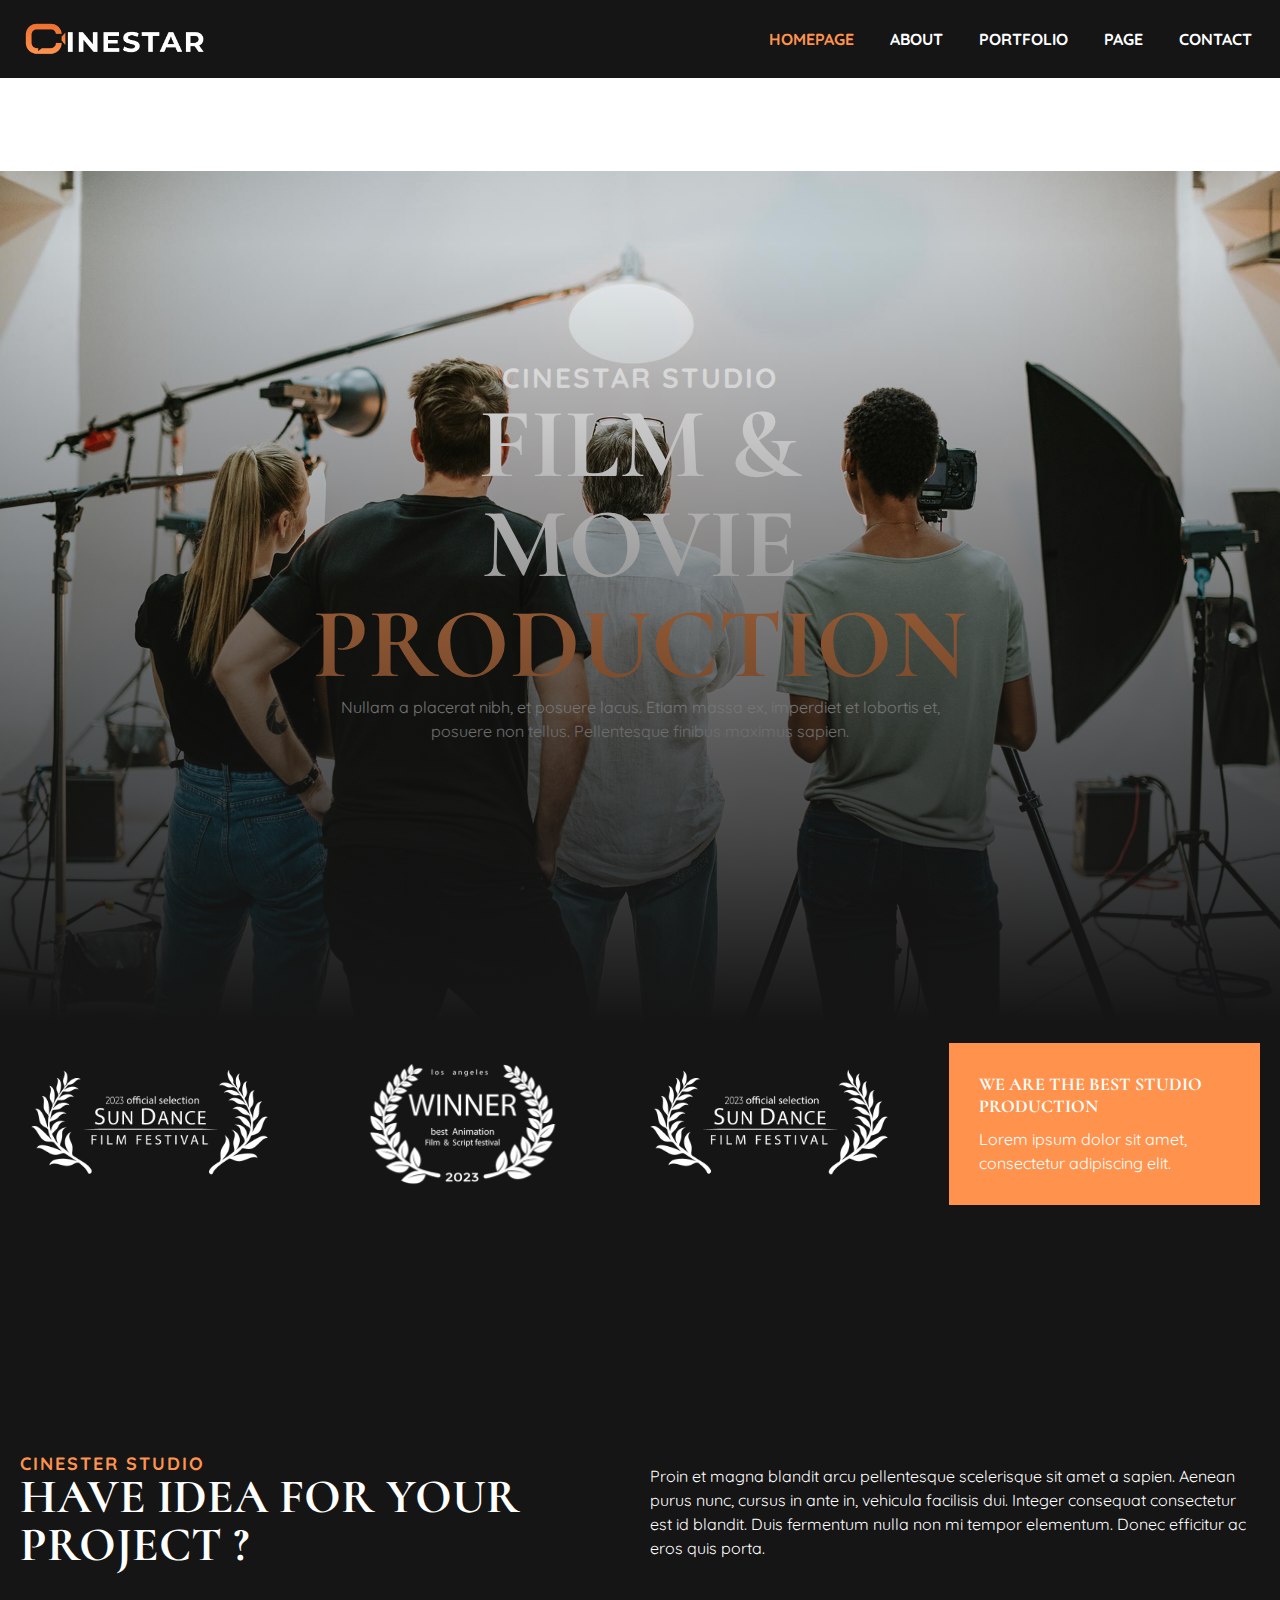
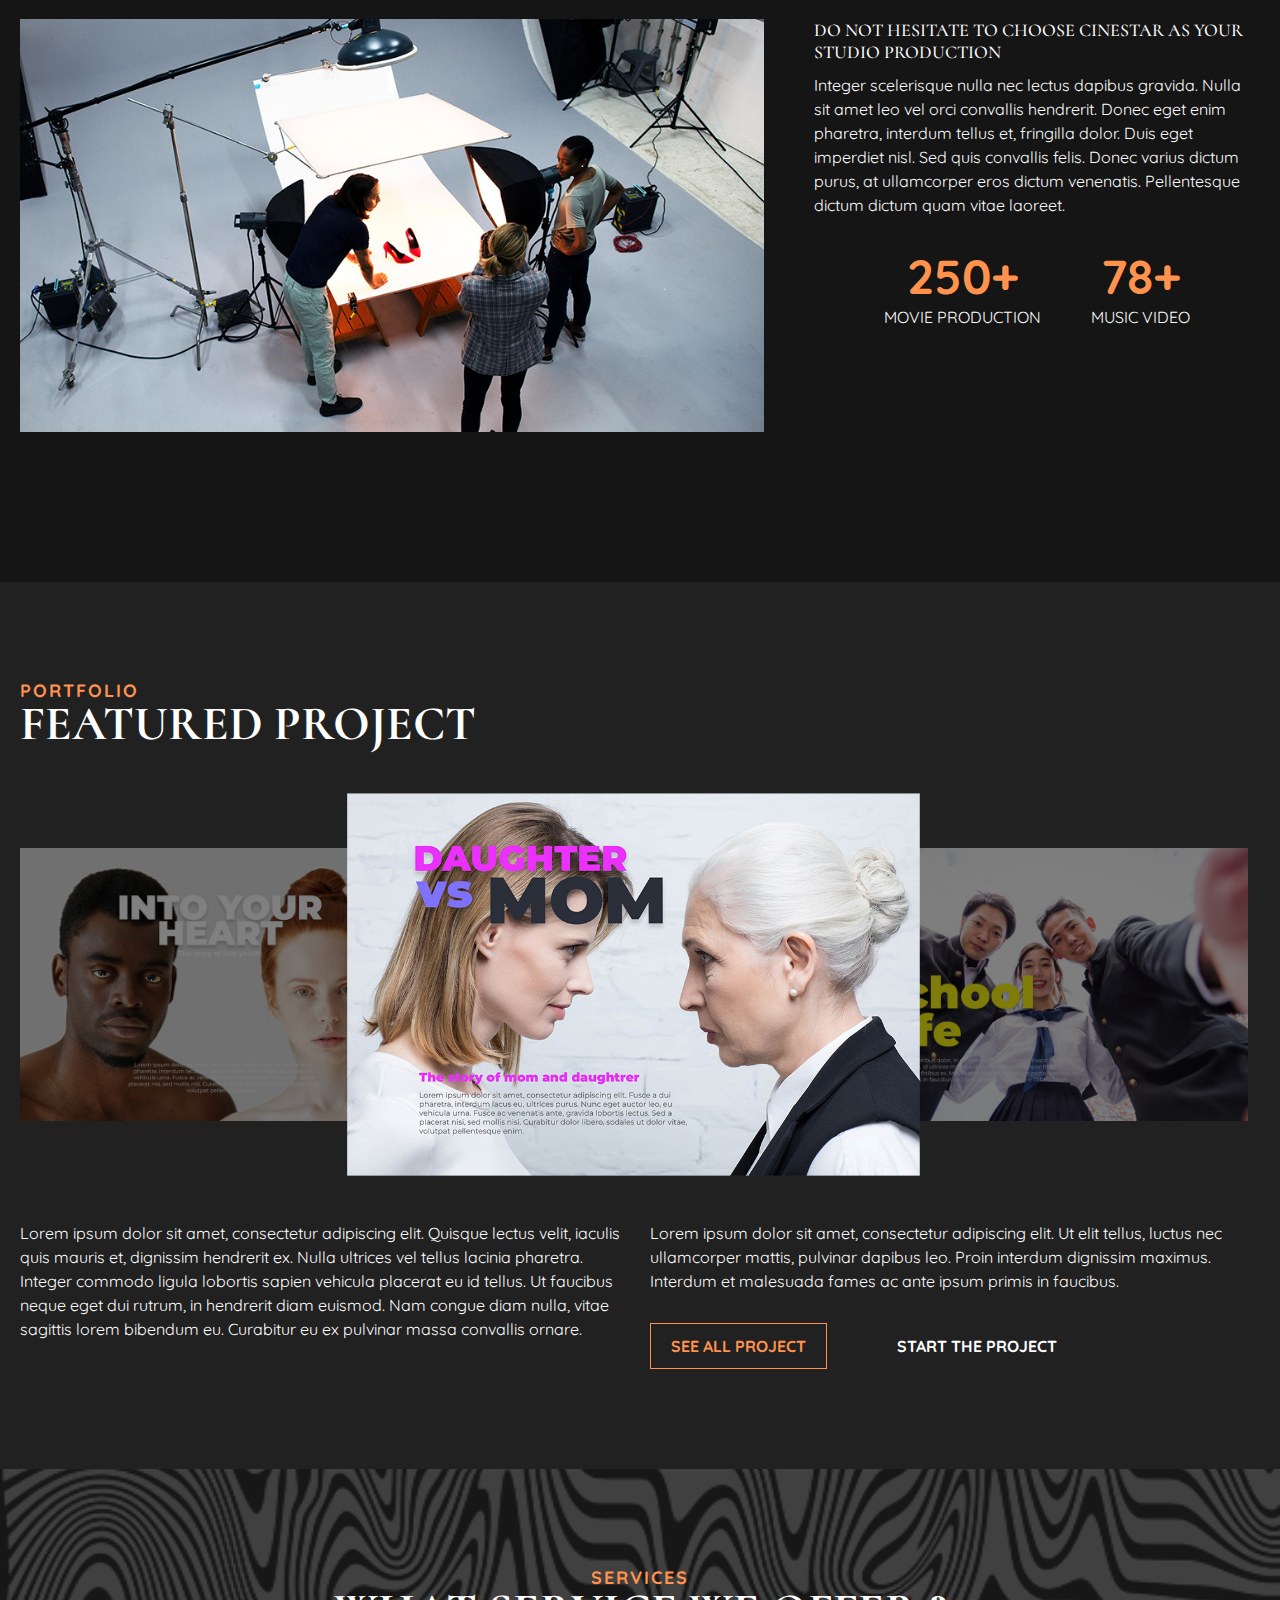
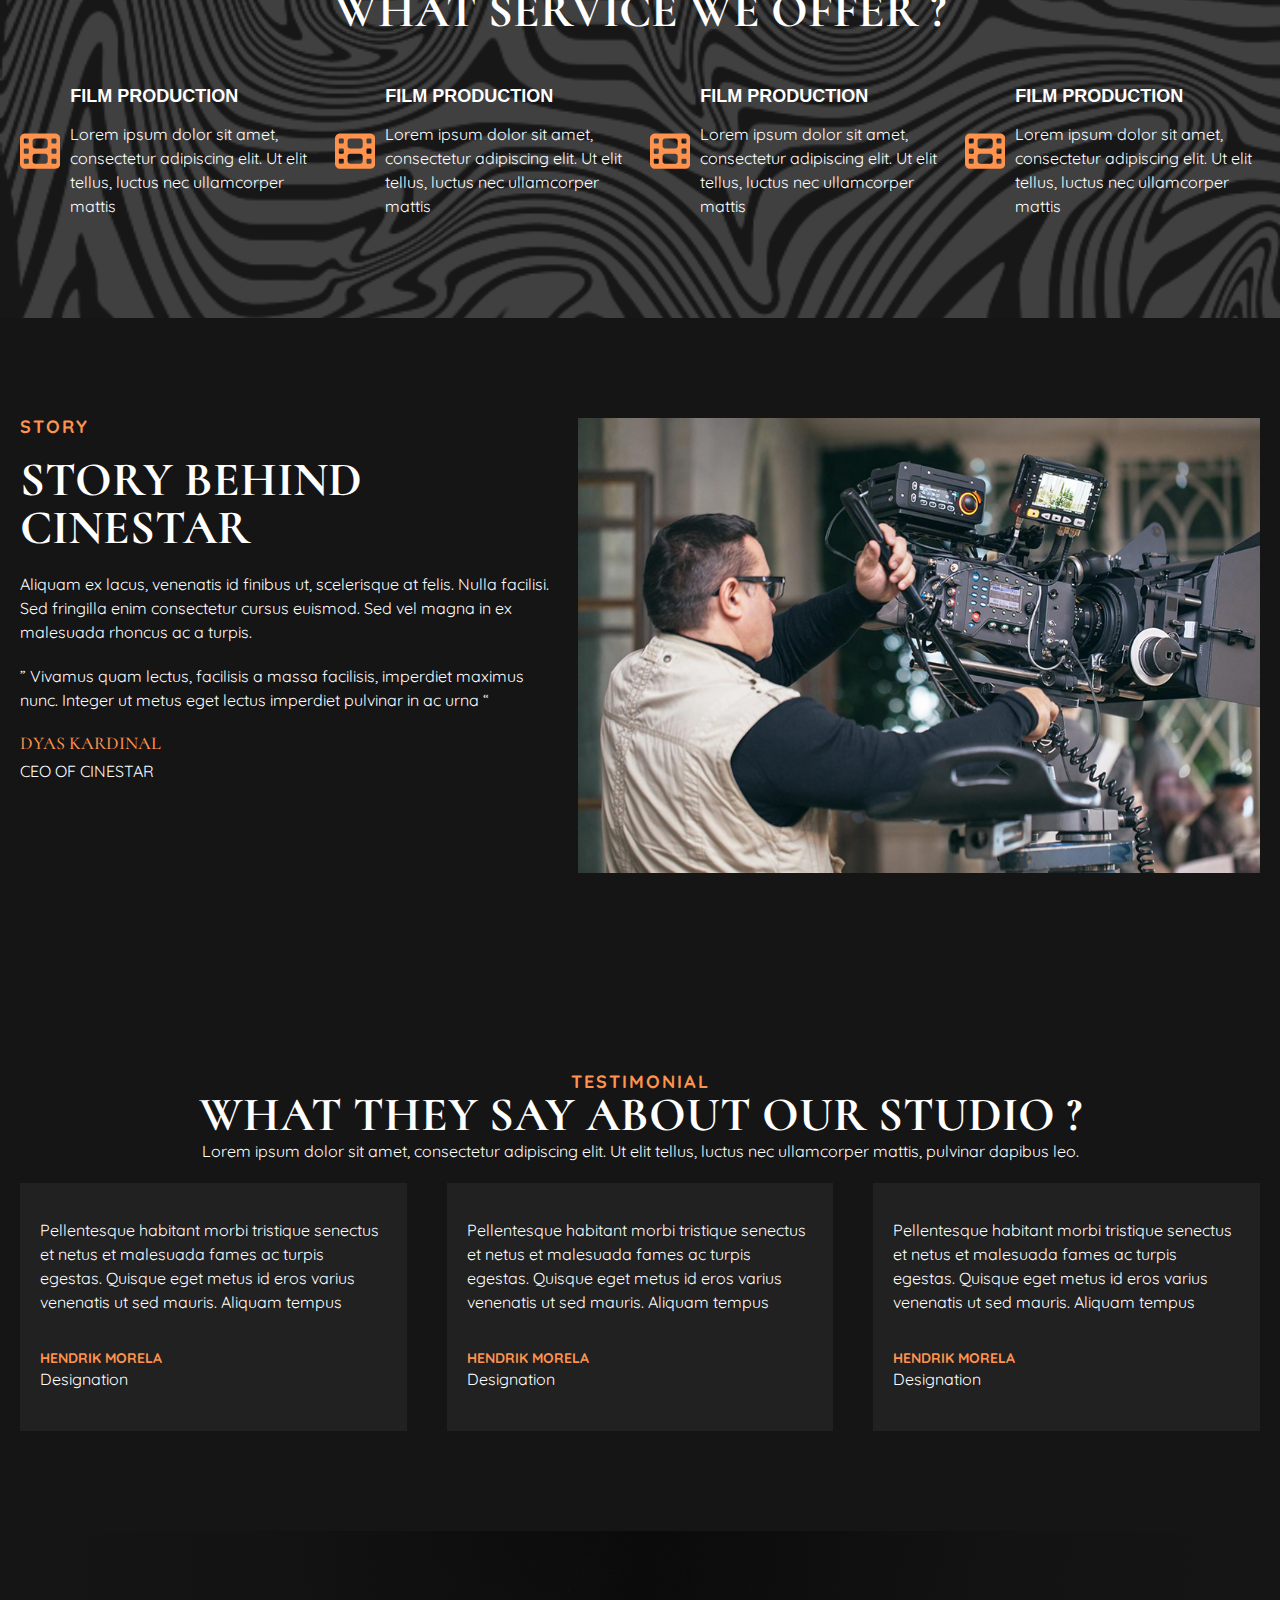
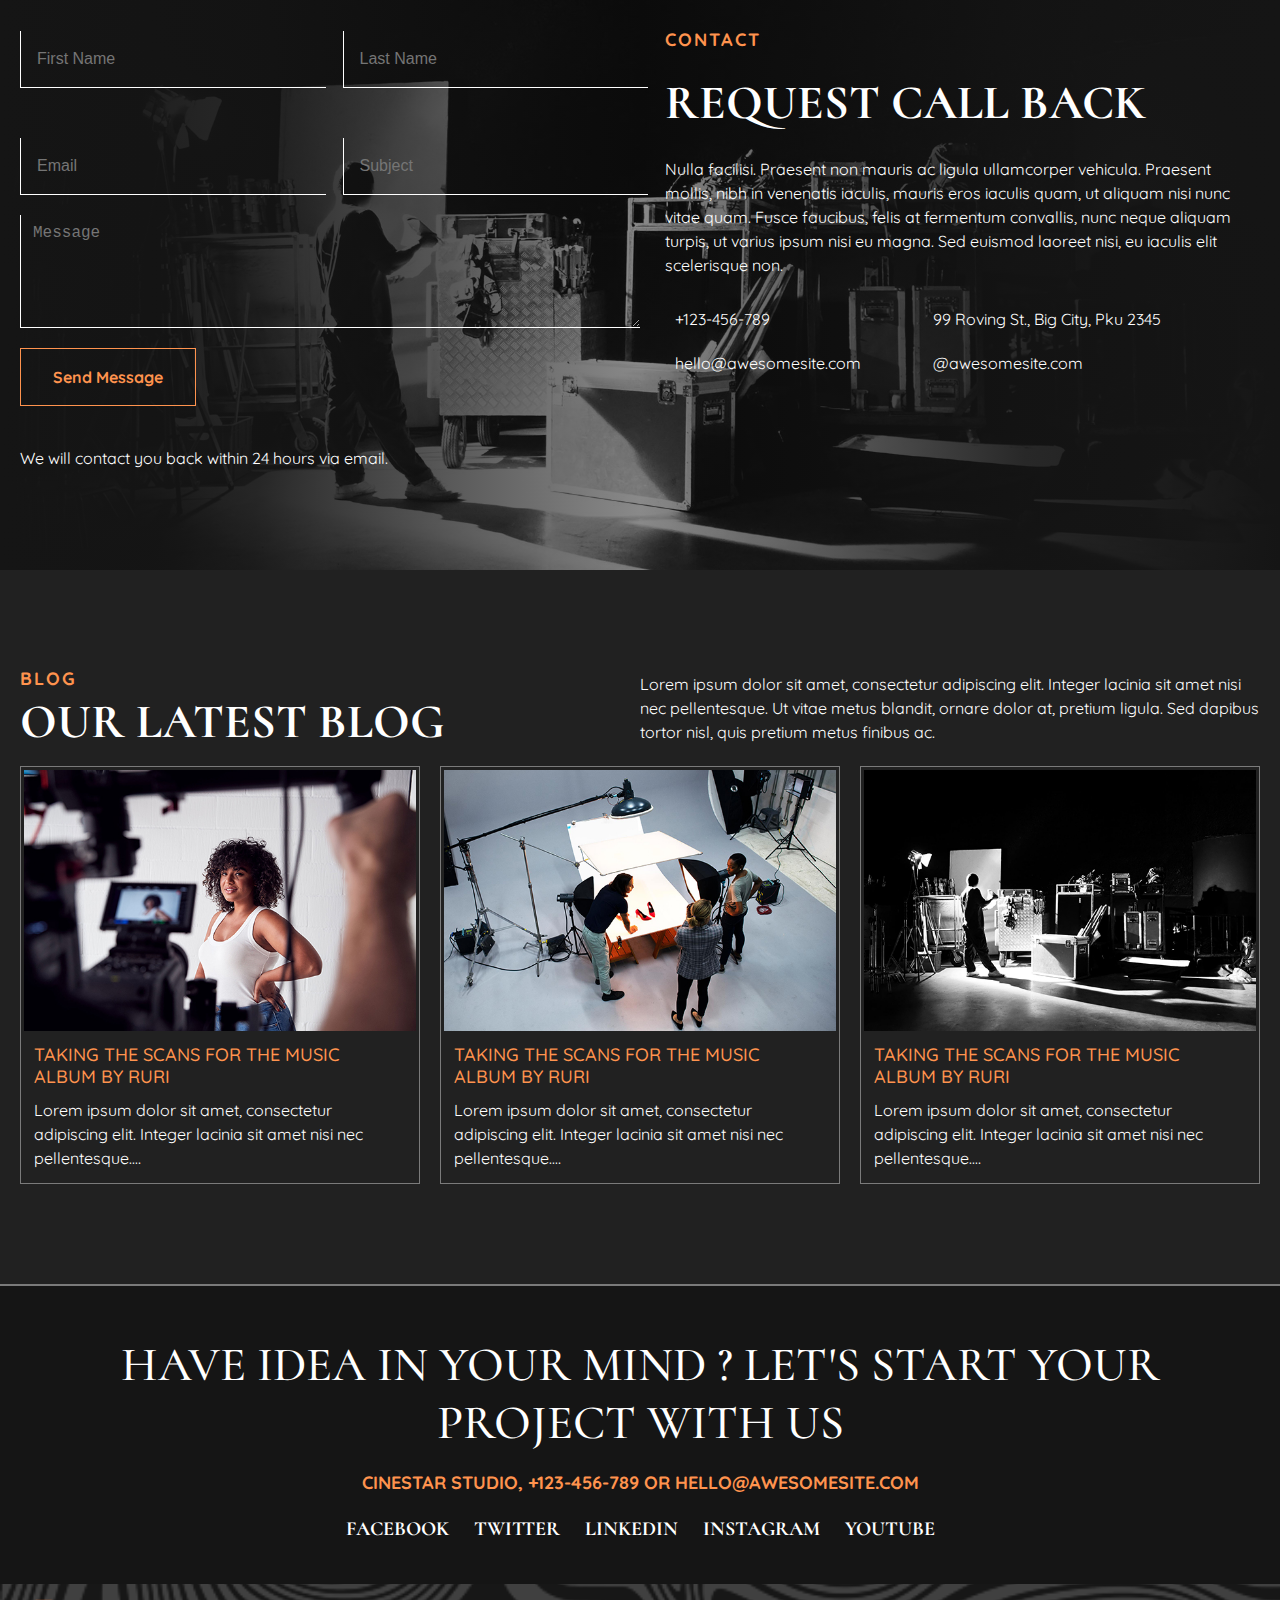
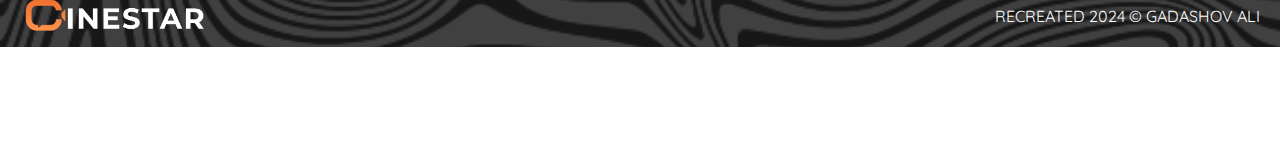
<file: index.html>
<!DOCTYPE html>
<html lang="en">

<head>
    <meta charset="UTF-8">
    <meta name="viewport" content="width=device-width, initial-scale=1.0">
    <title>Cinestar</title>

    <!-- CDN -->

    <!-- Font awesome -->
    <link rel="stylesheet" href="https://cdnjs.cloudflare.com/ajax/libs/font-awesome/6.5.2/css/all.min.css"
        integrity="sha512-SnH5WK+bZxgPHs44uWIX+LLJAJ9/2PkPKZ5QiAj6Ta86w+fsb2TkcmfRyVX3pBnMFcV7oQPJkl9QevSCWr3W6A=="
        crossorigin="anonymous" referrerpolicy="no-referrer" />

    <!-- CDN -->


    <!-- CSS -->

    <link rel="stylesheet" href="src/css/reset.css">
    <link rel="stylesheet" href="src/css/font.css">
    <link rel="stylesheet" href="src/css/style.css">
    <link rel="stylesheet" href="src/css/header.css">
    <link rel="stylesheet" href="src/css/homepage.css">
    <link rel="stylesheet" href="src/css/footer.css">
    <link rel="stylesheet" href="src/css/responsive.css">

    <!-- CSS -->

</head>

<body>

    <header>
        <div class="body-container">
            <div class="header">
                <img src="src/img/logo.png" alt="logo">
                <nav>
                    <ul>
                        <li>
                            <a href="#">Homepage</a>
                        </li>
                        <li>
                            <a href="about.html" target="_blank">about</a>
                        </li>
                        <li>
                            <a href="#">portfolio</a>
                        </li>
                        <li>
                            <a href="#">page</a>
                        </li>
                        <li>
                            <a href="contact.html" target="_blank">contact</a>
                        </li>
                    </ul>
                </nav>
                <i class="fa-solid fa-bars-staggered"></i>
            </div>
        </div>
    </header>

    <main>

        <!-- Hero -->

        <div class="hero">
            <div class="black-bg"></div>
            <section class="main-hero">
                <div class="body-container">
                    <div class="main-hero-content">
                        <div>
                            <div>
                                <h4>CINESTAR STUDIO</h4>
                                <h1>
                                    FILM & MOVIE
                                    <span>
                                        PRODUCTION
                                    </span>
                                </h1>
                                <p>Nullam a placerat nibh, et posuere lacus. Etiam massa ex, imperdiet et lobortis et,
                                    posuere
                                    non tellus. Pellentesque finibus maximus sapien.
                                </p>
                            </div>
                        </div>
                        <div>
                            <img src="src/img/award1.png" alt="award">
                            <img src="src/img/award2.png" alt="award">
                            <img src="src/img/award1.png" alt="award">
                            <div>
                                <h5>
                                    WE ARE THE BEST STUDIO PRODUCTION
                                </h5>
                                <p>
                                    Lorem ipsum dolor sit amet, consectetur adipiscing elit.
                                </p>
                            </div>
                        </div>

                    </div>
                </div>
            </section>
        </div>

        <!-- Hero -->

        <!-- Have Idea -->

        <section>
            <div class="have-idea">
                <div class="body-container">
                    <div>
                        <div>
                            <div>
                                <h4>CINESTER STUDIO</h4>
                                <h3>HAVE IDEA FOR YOUR PROJECT ?</h3>
                            </div>
                            <p>
                                Proin et magna blandit arcu pellentesque scelerisque sit amet a sapien. Aenean purus
                                nunc,
                                cursus in ante in, vehicula facilisis dui. Integer consequat consectetur est id blandit.
                                Duis fermentum nulla non mi tempor elementum. Donec efficitur ac eros quis porta.
                            </p>
                        </div>
                        <div>
                            <img src="src/img/image-900x500-1.jpg" alt="image">
                            <div>
                                <h5>
                                    DO NOT HESITATE TO CHOOSE CINESTAR AS YOUR STUDIO PRODUCTION
                                </h5>
                                <p>Integer scelerisque nulla nec lectus dapibus gravida. Nulla sit amet leo vel orci
                                    convallis hendrerit. Donec eget enim pharetra, interdum tellus et, fringilla dolor.
                                    Duis
                                    eget imperdiet nisl. Sed quis convallis felis. Donec varius dictum purus, at
                                    ullamcorper
                                    eros dictum venenatis. Pellentesque dictum dictum quam vitae laoreet.</p>
                                <div>
                                    <div>
                                        <span>250+</span>
                                        <p>MOVIE PRODUCTION</p>
                                    </div>
                                    <div>
                                        <span>78+</span>
                                        <p>MUSIC VIDEO</p>
                                    </div>
                                </div>
                            </div>
                        </div>
                    </div>
                </div>
            </div>
        </section>

        <!-- Have Idea -->

        <!-- Portfolio -->

        <section>
            <div class="portfolio">
                <div class="body-container">
                    <div>
                        <div>
                            <h4>PORTFOLIO</h4>
                            <h3>FEATURED PROJECT</h3>
                        </div>
                        <div>
                            <img src="src/img/image-900x600-1.jpg" alt="image">
                            <img src="src/img/image-900x600-2.jpg" alt="image">
                            <img src="src/img/image-900x600-3.jpg" alt="image">
                        </div>
                        <div>
                            <p>
                                Lorem ipsum dolor sit amet, consectetur adipiscing elit. Quisque lectus velit, iaculis
                                quis mauris et, dignissim hendrerit ex. Nulla ultrices vel tellus lacinia pharetra.
                                Integer commodo ligula lobortis sapien vehicula placerat eu id tellus. Ut faucibus neque
                                eget dui rutrum, in hendrerit diam euismod. Nam congue diam nulla, vitae sagittis lorem
                                bibendum eu. Curabitur eu ex pulvinar massa convallis ornare.
                            </p>
                            <div>
                                <p>
                                    Lorem ipsum dolor sit amet, consectetur adipiscing elit. Ut elit tellus, luctus nec
                                    ullamcorper mattis, pulvinar dapibus leo. Proin interdum dignissim maximus. Interdum
                                    et malesuada fames ac ante ipsum primis in faucibus.
                                </p>
                                <div>
                                    <button>see all project</button>
                                    <button>
                                        start the project
                                        <i class="fa-solid fa-arrow-right ms-2"></i>
                                    </button>
                                </div>
                            </div>
                        </div>
                    </div>
                </div>
            </div>
        </section>

        <!-- Portfolio -->

        <!-- Service -->

        <section>
            <div class="service">
                <div class="body-container">
                    <div>
                        <div>
                            <h3>SERVICES</h3>
                            <h2>WHAT SERVICE WE OFFER ?</h2>
                        </div>
                        <div>
                            <div>
                                <svg xmlns="http://www.w3.org/2000/svg" viewBox="0 0 512 512">
                                    <path fill="currentColor"
                                        d="M0 96c0-35.3 28.7-64 64-64h384c35.3 0 64 28.7 64 64v320c0 35.3-28.7 64-64 64H64c-35.3 0-64-28.7-64-64zm48 272v32c0 8.8 7.2 16 16 16h32c8.8 0 16-7.2 16-16v-32c0-8.8-7.2-16-16-16H64c-8.8 0-16 7.2-16 16m368-16c-8.8 0-16 7.2-16 16v32c0 8.8 7.2 16 16 16h32c8.8 0 16-7.2 16-16v-32c0-8.8-7.2-16-16-16zM48 240v32c0 8.8 7.2 16 16 16h32c8.8 0 16-7.2 16-16v-32c0-8.8-7.2-16-16-16H64c-8.8 0-16 7.2-16 16m368-16c-8.8 0-16 7.2-16 16v32c0 8.8 7.2 16 16 16h32c8.8 0 16-7.2 16-16v-32c0-8.8-7.2-16-16-16zM48 112v32c0 8.8 7.2 16 16 16h32c8.8 0 16-7.2 16-16v-32c0-8.8-7.2-16-16-16H64c-8.8 0-16 7.2-16 16m368-16c-8.8 0-16 7.2-16 16v32c0 8.8 7.2 16 16 16h32c8.8 0 16-7.2 16-16v-32c0-8.8-7.2-16-16-16zm-256 32v64c0 17.7 14.3 32 32 32h128c17.7 0 32-14.3 32-32v-64c0-17.7-14.3-32-32-32H192c-17.7 0-32 14.3-32 32m32 160c-17.7 0-32 14.3-32 32v64c0 17.7 14.3 32 32 32h128c17.7 0 32-14.3 32-32v-64c0-17.7-14.3-32-32-32z" />
                                </svg>
                                <div>
                                    <h6>FILM PRODUCTION</h6>
                                    <p>
                                        Lorem ipsum dolor sit amet, consectetur adipiscing elit. Ut elit tellus, luctus
                                        nec ullamcorper mattis
                                    </p>
                                </div>
                            </div>
                            <div>
                                <svg xmlns="http://www.w3.org/2000/svg" viewBox="0 0 512 512">
                                    <path fill="currentColor"
                                        d="M0 96c0-35.3 28.7-64 64-64h384c35.3 0 64 28.7 64 64v320c0 35.3-28.7 64-64 64H64c-35.3 0-64-28.7-64-64zm48 272v32c0 8.8 7.2 16 16 16h32c8.8 0 16-7.2 16-16v-32c0-8.8-7.2-16-16-16H64c-8.8 0-16 7.2-16 16m368-16c-8.8 0-16 7.2-16 16v32c0 8.8 7.2 16 16 16h32c8.8 0 16-7.2 16-16v-32c0-8.8-7.2-16-16-16zM48 240v32c0 8.8 7.2 16 16 16h32c8.8 0 16-7.2 16-16v-32c0-8.8-7.2-16-16-16H64c-8.8 0-16 7.2-16 16m368-16c-8.8 0-16 7.2-16 16v32c0 8.8 7.2 16 16 16h32c8.8 0 16-7.2 16-16v-32c0-8.8-7.2-16-16-16zM48 112v32c0 8.8 7.2 16 16 16h32c8.8 0 16-7.2 16-16v-32c0-8.8-7.2-16-16-16H64c-8.8 0-16 7.2-16 16m368-16c-8.8 0-16 7.2-16 16v32c0 8.8 7.2 16 16 16h32c8.8 0 16-7.2 16-16v-32c0-8.8-7.2-16-16-16zm-256 32v64c0 17.7 14.3 32 32 32h128c17.7 0 32-14.3 32-32v-64c0-17.7-14.3-32-32-32H192c-17.7 0-32 14.3-32 32m32 160c-17.7 0-32 14.3-32 32v64c0 17.7 14.3 32 32 32h128c17.7 0 32-14.3 32-32v-64c0-17.7-14.3-32-32-32z" />
                                </svg>
                                <div>
                                    <h6>FILM PRODUCTION</h6>
                                    <p>
                                        Lorem ipsum dolor sit amet, consectetur adipiscing elit. Ut elit tellus, luctus
                                        nec ullamcorper mattis
                                    </p>
                                </div>
                            </div>
                            <div>
                                <svg xmlns="http://www.w3.org/2000/svg" viewBox="0 0 512 512">
                                    <path fill="currentColor"
                                        d="M0 96c0-35.3 28.7-64 64-64h384c35.3 0 64 28.7 64 64v320c0 35.3-28.7 64-64 64H64c-35.3 0-64-28.7-64-64zm48 272v32c0 8.8 7.2 16 16 16h32c8.8 0 16-7.2 16-16v-32c0-8.8-7.2-16-16-16H64c-8.8 0-16 7.2-16 16m368-16c-8.8 0-16 7.2-16 16v32c0 8.8 7.2 16 16 16h32c8.8 0 16-7.2 16-16v-32c0-8.8-7.2-16-16-16zM48 240v32c0 8.8 7.2 16 16 16h32c8.8 0 16-7.2 16-16v-32c0-8.8-7.2-16-16-16H64c-8.8 0-16 7.2-16 16m368-16c-8.8 0-16 7.2-16 16v32c0 8.8 7.2 16 16 16h32c8.8 0 16-7.2 16-16v-32c0-8.8-7.2-16-16-16zM48 112v32c0 8.8 7.2 16 16 16h32c8.8 0 16-7.2 16-16v-32c0-8.8-7.2-16-16-16H64c-8.8 0-16 7.2-16 16m368-16c-8.8 0-16 7.2-16 16v32c0 8.8 7.2 16 16 16h32c8.8 0 16-7.2 16-16v-32c0-8.8-7.2-16-16-16zm-256 32v64c0 17.7 14.3 32 32 32h128c17.7 0 32-14.3 32-32v-64c0-17.7-14.3-32-32-32H192c-17.7 0-32 14.3-32 32m32 160c-17.7 0-32 14.3-32 32v64c0 17.7 14.3 32 32 32h128c17.7 0 32-14.3 32-32v-64c0-17.7-14.3-32-32-32z" />
                                </svg>
                                <div>
                                    <h6>FILM PRODUCTION</h6>
                                    <p>
                                        Lorem ipsum dolor sit amet, consectetur adipiscing elit. Ut elit tellus, luctus
                                        nec ullamcorper mattis
                                    </p>
                                </div>
                            </div>
                            <div>
                                <svg xmlns="http://www.w3.org/2000/svg" viewBox="0 0 512 512">
                                    <path fill="currentColor"
                                        d="M0 96c0-35.3 28.7-64 64-64h384c35.3 0 64 28.7 64 64v320c0 35.3-28.7 64-64 64H64c-35.3 0-64-28.7-64-64zm48 272v32c0 8.8 7.2 16 16 16h32c8.8 0 16-7.2 16-16v-32c0-8.8-7.2-16-16-16H64c-8.8 0-16 7.2-16 16m368-16c-8.8 0-16 7.2-16 16v32c0 8.8 7.2 16 16 16h32c8.8 0 16-7.2 16-16v-32c0-8.8-7.2-16-16-16zM48 240v32c0 8.8 7.2 16 16 16h32c8.8 0 16-7.2 16-16v-32c0-8.8-7.2-16-16-16H64c-8.8 0-16 7.2-16 16m368-16c-8.8 0-16 7.2-16 16v32c0 8.8 7.2 16 16 16h32c8.8 0 16-7.2 16-16v-32c0-8.8-7.2-16-16-16zM48 112v32c0 8.8 7.2 16 16 16h32c8.8 0 16-7.2 16-16v-32c0-8.8-7.2-16-16-16H64c-8.8 0-16 7.2-16 16m368-16c-8.8 0-16 7.2-16 16v32c0 8.8 7.2 16 16 16h32c8.8 0 16-7.2 16-16v-32c0-8.8-7.2-16-16-16zm-256 32v64c0 17.7 14.3 32 32 32h128c17.7 0 32-14.3 32-32v-64c0-17.7-14.3-32-32-32H192c-17.7 0-32 14.3-32 32m32 160c-17.7 0-32 14.3-32 32v64c0 17.7 14.3 32 32 32h128c17.7 0 32-14.3 32-32v-64c0-17.7-14.3-32-32-32z" />
                                </svg>
                                <div>
                                    <h6>FILM PRODUCTION</h6>
                                    <p>
                                        Lorem ipsum dolor sit amet, consectetur adipiscing elit. Ut elit tellus, luctus
                                        nec ullamcorper mattis
                                    </p>
                                </div>
                            </div>
                        </div>
                    </div>
                </div>
                <div class="black-bg"></div>
            </div>

        </section>

        <!-- Service -->

        <!-- Story -->

        <section>
            <div class="story">
                <div class="body-container">
                    <div>
                        <div>
                            <h3>story</h3>
                            <h2>STORY BEHIND CINESTAR</h2>
                            <p>
                                Aliquam ex lacus, venenatis id finibus ut, scelerisque at felis. Nulla facilisi. Sed
                                fringilla enim consectetur cursus euismod. Sed vel magna in ex malesuada rhoncus ac a
                                turpis.
                            </p>
                            <p>
                                ” Vivamus quam lectus, facilisis a massa facilisis, imperdiet maximus nunc. Integer ut
                                metus eget lectus imperdiet pulvinar in ac urna “
                            </p>
                            <div>
                                <p>DYAS KARDINAL</p>
                                <p>CEO OF CINESTAR</p>
                            </div>
                        </div>
                        <img src="src/img/image-900x600-4.jpg" alt="image">
                    </div>
                </div>
            </div>
        </section>

        <!-- Story -->

        <!-- Testimonial -->

        <section>
            <div class="testimonial">
                <div class="body-container">
                    <div>
                        <div>
                            <h3>TESTIMONIAL</h3>
                            <h2>WHAT THEY SAY ABOUT OUR STUDIO ?</h2>
                            <p>
                                Lorem ipsum dolor sit amet, consectetur adipiscing elit. Ut elit tellus, luctus nec
                                ullamcorper mattis, pulvinar dapibus leo.
                            </p>
                        </div>
                        <div>
                            <div class="testimonial-card">
                                <div class="stars">
                                    <span class="star fa fa-star checked"></span>
                                    <span class="star fa fa-star checked"></span>
                                    <span class="star fa fa-star checked"></span>
                                    <span class="star fa fa-star checked"></span>
                                    <span class="star fa fa-star checked"></span>
                                </div>
                                <p>
                                    Pellentesque habitant morbi tristique senectus et netus et malesuada fames
                                    ac turpis egestas. Quisque eget metus id eros varius venenatis ut sed
                                    mauris. Aliquam tempus
                                </p>
                                <div>
                                    <div>
                                        <span>Hendrik morela</span>
                                        <p>Designation</p>
                                    </div>
                                    <i class="fa-solid fa-quote-right"></i>
                                </div>
                            </div>
                            <div class="testimonial-card">
                                <div class="stars">
                                    <span class="star fa fa-star checked"></span>
                                    <span class="star fa fa-star checked"></span>
                                    <span class="star fa fa-star checked"></span>
                                    <span class="star fa fa-star checked"></span>
                                    <span class="star fa fa-star checked"></span>
                                </div>
                                <p>
                                    Pellentesque habitant morbi tristique senectus et netus et malesuada fames
                                    ac turpis egestas. Quisque eget metus id eros varius venenatis ut sed
                                    mauris. Aliquam tempus
                                </p>
                                <div>
                                    <div>
                                        <span>Hendrik morela</span>
                                        <p>Designation</p>
                                    </div>
                                    <i class="fa-solid fa-quote-right"></i>
                                </div>
                            </div>
                            <div class="testimonial-card">
                                <div class="stars">
                                    <span class="star fa fa-star checked"></span>
                                    <span class="star fa fa-star checked"></span>
                                    <span class="star fa fa-star checked"></span>
                                    <span class="star fa fa-star checked"></span>
                                    <span class="star fa fa-star checked"></span>
                                </div>
                                <p>
                                    Pellentesque habitant morbi tristique senectus et netus et malesuada fames
                                    ac turpis egestas. Quisque eget metus id eros varius venenatis ut sed
                                    mauris. Aliquam tempus
                                </p>
                                <div>
                                    <div>
                                        <span>Hendrik morela</span>
                                        <p>Designation</p>
                                    </div>
                                    <i class="fa-solid fa-quote-right"></i>
                                </div>
                            </div>
                        </div>
                    </div>
                </div>
            </div>
        </section>

        <!-- Testimonial -->

        <!-- Contact -->

        <section>
            <div class="contact">
                <div class="body-container">
                    <div>
                        <div>
                            <div>
                                <input type="text" placeholder="First Name">
                                <input type="text" placeholder="Last Name">
                                <input type="email" placeholder="Email">
                                <input type="text" placeholder="Subject">
                            </div>
                            <textarea name="Message" placeholder="Message"></textarea>
                            <button>Send Message</button>
                            <p>
                                We will contact you back within 24 hours via email.
                            </p>
                        </div>
                        <div>
                            <h3>CONTACT</h3>
                            <h2>REQUEST CALL BACK</h2>
                            <p>Nulla facilisi. Praesent non mauris ac ligula ullamcorper vehicula. Praesent mollis, nibh
                                in venenatis iaculis, mauris eros iaculis quam, ut aliquam nisi nunc vitae quam. Fusce
                                faucibus, felis at fermentum convallis, nunc neque aliquam turpis, ut varius ipsum nisi
                                eu magna. Sed euismod laoreet nisi, eu iaculis elit scelerisque non.
                            </p>
                            <div>
                                <div>
                                    <i class="fa-solid fa-phone accent-color"></i>
                                    <p>
                                        +123-456-789
                                    </p>
                                </div>
                                <div>
                                    <i class="fa-solid fa-location-dot accent-color"></i>
                                    <p>
                                        99 Roving St., Big City, Pku 2345
                                    </p>
                                </div>
                                <div>
                                    <i class="fa-solid fa-envelope accent-color"></i>
                                    <p>
                                        hello@awesomesite.com
                                    </p>
                                </div>
                                <div>
                                    <i class="fa-solid fa-user accent-color"></i>
                                    <p>
                                        @awesomesite.com
                                    </p>
                                </div>
                            </div>
                        </div>
                    </div>
                </div>
                <div class="black-bg"></div>
            </div>
        </section>

        <!-- Contact -->

        <!-- Blog -->

        <section>
            <div class="blog">
                <div class="body-container">
                    <div>
                        <div>
                            <div>
                                <h3>Blog</h3>
                                <h2>OUR LATEST BLOG</h2>
                            </div>
                            <p>
                                Lorem ipsum dolor sit amet, consectetur adipiscing elit. Integer lacinia sit amet nisi
                                nec pellentesque. Ut vitae metus blandit, ornare dolor at, pretium ligula. Sed dapibus
                                tortor nisl, quis pretium metus finibus ac.
                            </p>
                        </div>
                        <div>
                            <div>
                                <div>
                                    <img src="src/img/image-600x400-1.jpg" alt="image">
                                </div>
                                <div>
                                    <h4>
                                        TAKING THE SCANS FOR THE MUSIC ALBUM BY RURI
                                    </h4>
                                    <p>
                                        Lorem ipsum dolor sit amet, consectetur adipiscing elit. Integer lacinia sit
                                        amet
                                        nisi nec pellentesque.…
                                    </p>
                                </div>
                            </div>
                            <div>
                                <div>
                                    <img src="src/img/image-600x400-2.jpg" alt="image">
                                </div>
                                <div>
                                    <h4>
                                        TAKING THE SCANS FOR THE MUSIC ALBUM BY RURI
                                    </h4>
                                    <p>
                                        Lorem ipsum dolor sit amet, consectetur adipiscing elit. Integer lacinia sit
                                        amet
                                        nisi nec pellentesque.…
                                    </p>
                                </div>
                            </div>
                            <div>
                                <div>
                                    <img src="src/img/image-600x400-3.jpg" alt="image">
                                </div>
                                <div>
                                    <h4>
                                        TAKING THE SCANS FOR THE MUSIC ALBUM BY RURI
                                    </h4>
                                    <p>
                                        Lorem ipsum dolor sit amet, consectetur adipiscing elit. Integer lacinia sit
                                        amet
                                        nisi nec pellentesque.…
                                    </p>
                                </div>
                            </div>
                        </div>
                    </div>
                </div>
            </div>
        </section>

        <!-- Blog -->

    </main>

    <footer>
        <div class="footer-top">
            <div class="body-container">
                <div>
                    <h2>
                        HAVE IDEA IN YOUR MIND ? LET'S START YOUR PROJECT WITH US
                    </h2>
                    <p>
                        CINESTAR STUDIO, +123-456-789 OR HELLO@AWESOMESITE.COM
                    </p>
                    <nav>
                        <ul>
                            <li>
                                <a href="#">Facebook</a>
                            </li>
                            <li>
                                <a href="#">twitter</a>
                            </li>
                            <li>
                                <a href="#">linkedin</a>
                            </li>
                            <li>
                                <a href="#">instagram</a>
                            </li>
                            <li>
                                <a href="#">youtube</a>
                            </li>
                        </ul>
                    </nav>
                </div>
            </div>
        </div>
        <div class="footer-bottom">
            <div class="body-container">
                <div>
                    <img src="src/img/logo.png" alt="logo">
                    <p>
                        REcreated 2024 © Gadashov Ali
                    </p>
                </div>
            </div>
            <div class="black-bg"></div>
        </div>
    </footer>

</body>

</html>
</file>
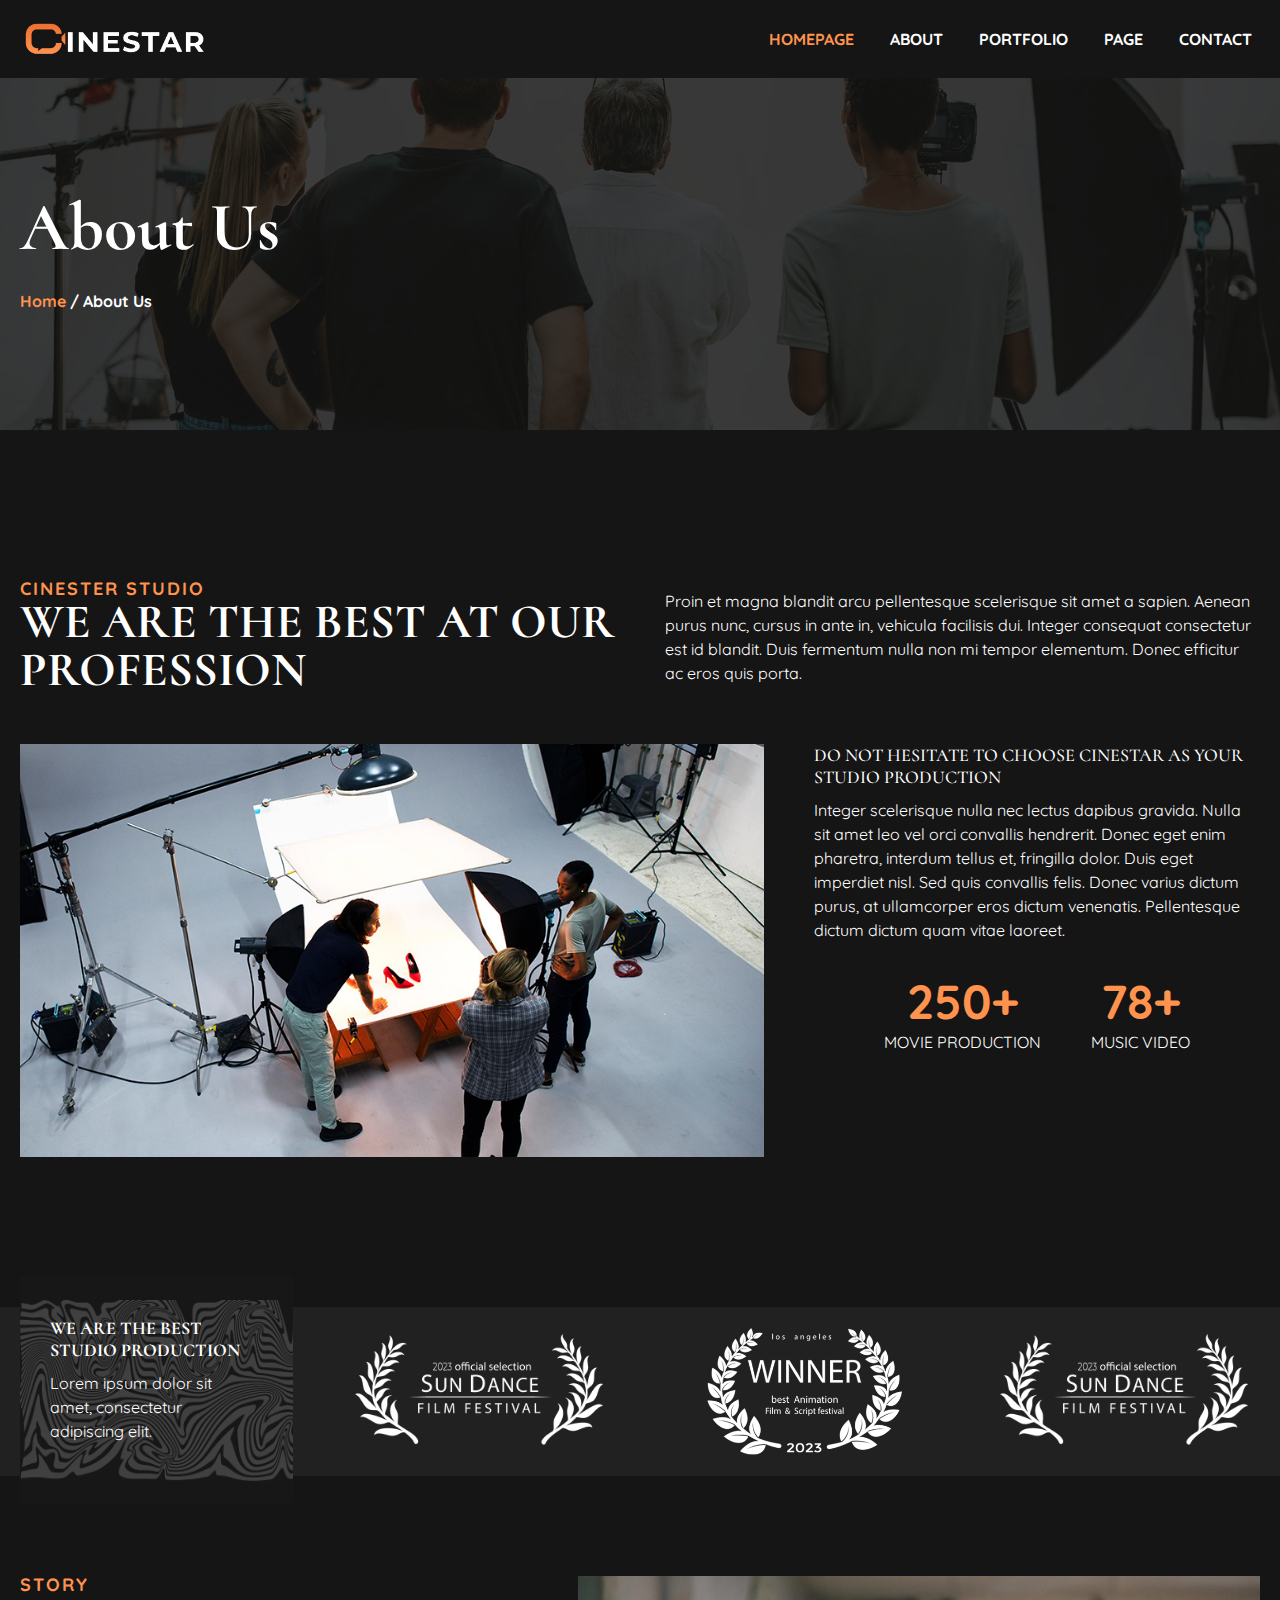
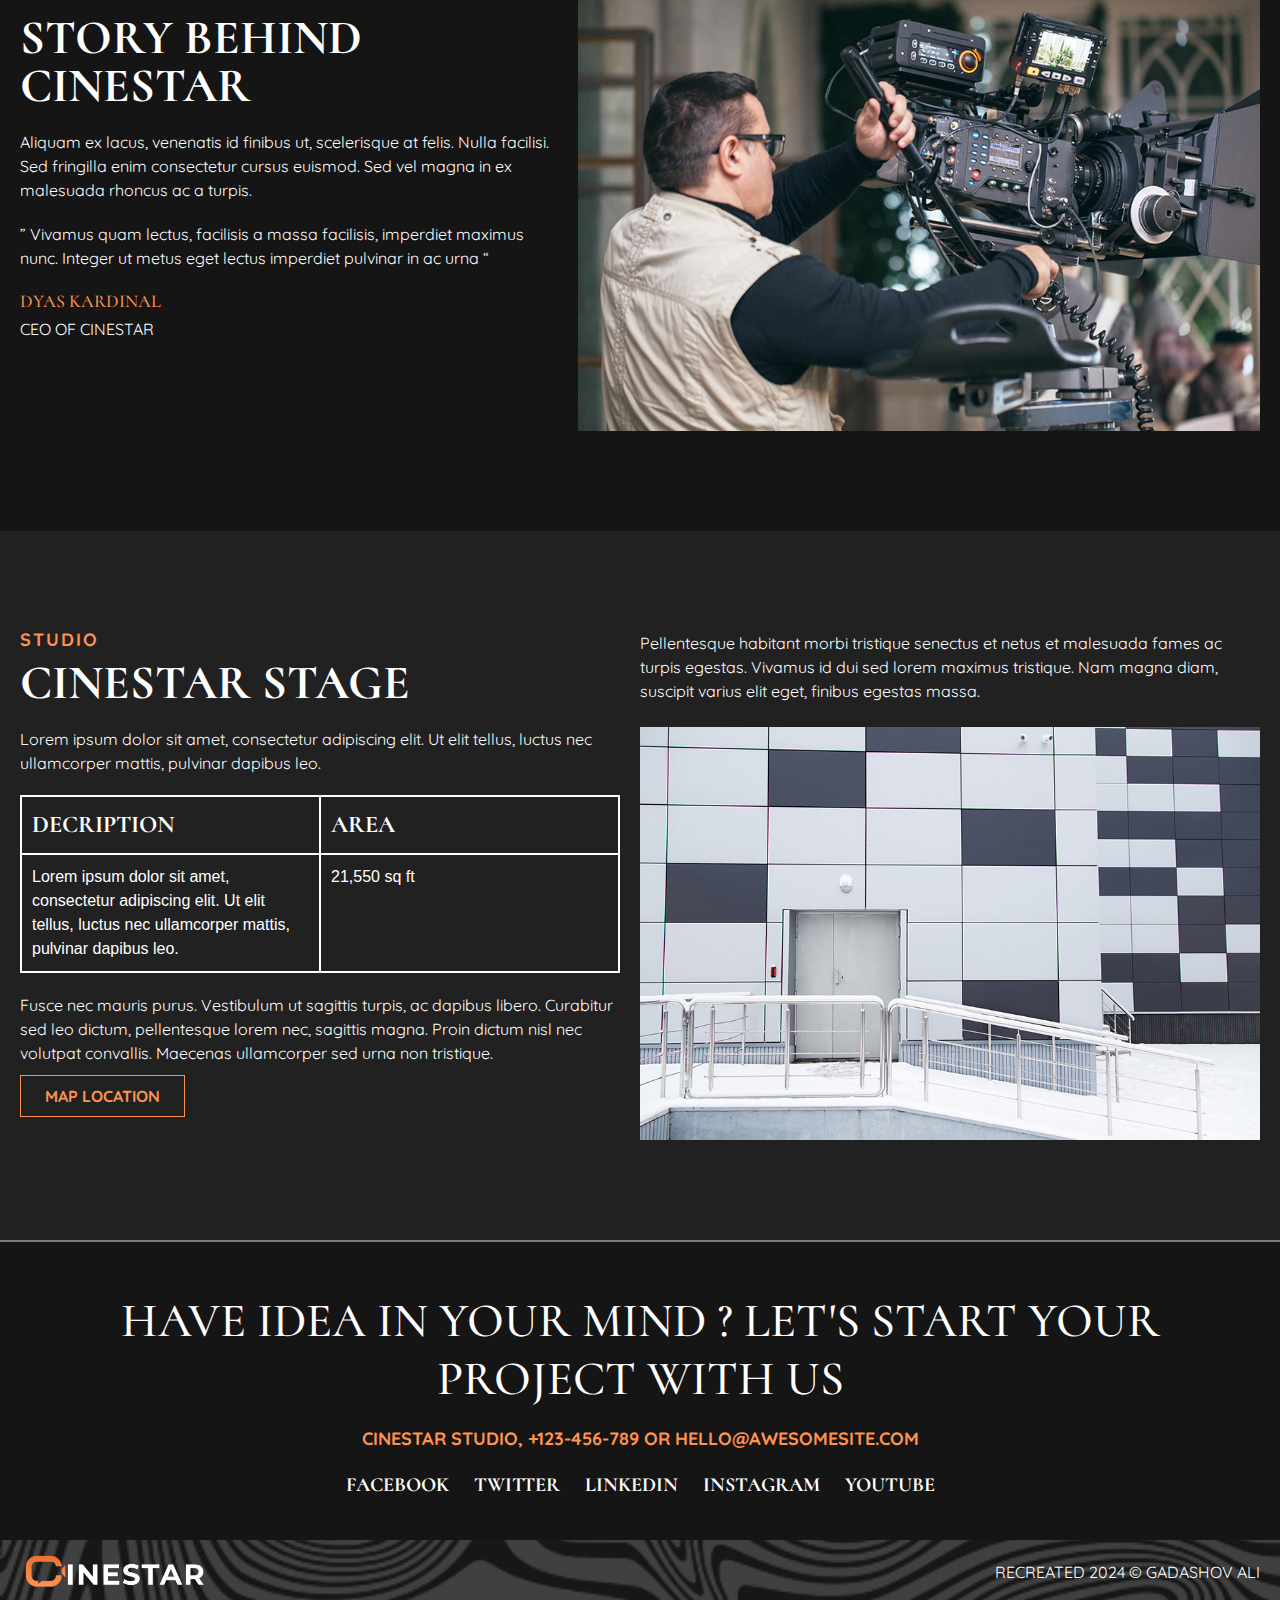
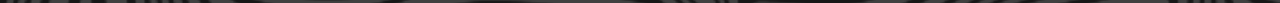
<file: about.html>
<!DOCTYPE html>
<html lang="en">

<head>
    <meta charset="UTF-8">
    <meta name="viewport" content="width=device-width, initial-scale=1.0">
    <title>Cinestar</title>

    <!-- CDN -->

    <!-- Font awesome -->
    <link rel="stylesheet" href="https://cdnjs.cloudflare.com/ajax/libs/font-awesome/6.5.2/css/all.min.css"
        integrity="sha512-SnH5WK+bZxgPHs44uWIX+LLJAJ9/2PkPKZ5QiAj6Ta86w+fsb2TkcmfRyVX3pBnMFcV7oQPJkl9QevSCWr3W6A=="
        crossorigin="anonymous" referrerpolicy="no-referrer" />

    <!-- CDN -->


    <!-- CSS -->

    <link rel="stylesheet" href="src/css/reset.css">
    <link rel="stylesheet" href="src/css/font.css">
    <link rel="stylesheet" href="src/css/style.css">
    <link rel="stylesheet" href="src/css/header.css">
    <link rel="stylesheet" href="src/css/about.css">
    <link rel="stylesheet" href="src/css/footer.css">
    <link rel="stylesheet" href="src/css/responsive.css">

    <!-- CSS -->

</head>

<body>

    <header>
        <div class="body-container">
            <div class="header">
                <img src="src/img/logo.png" alt="logo">
                <nav>
                    <ul>
                        <li>
                            <a href="index.html" target="_blank">Homepage</a>
                        </li>
                        <li>
                            <a href="#">about</a>
                        </li>
                        <li>
                            <a href="#">portfolio</a>
                        </li>
                        <li>
                            <a href="#">page</a>
                        </li>
                        <li>
                            <a href="contact.html" target="_blank">contact</a>
                        </li>
                    </ul>
                </nav>
            </div>
        </div>
    </header>

    <main>

        <!-- Support Hero -->

        <section>
            <div class="support-hero">
                <div class="body-container">
                    <div>
                        <h2>
                            About Us
                        </h2>
                        <p>
                            <a href="index.html" target="_blank">Home</a> / About Us
                        </p>
                    </div>
                </div>
                <div class="black-bg"></div>
            </div>
        </section>

        <!-- Support Hero -->

        <!-- Have Idea -->

        <section>
            <div class="have-idea">
                <div class="body-container">
                    <div>
                        <div>
                            <div>
                                <h4>CINESTER STUDIO</h4>
                                <h3>WE ARE THE BEST AT OUR PROFESSION</h3>
                            </div>
                            <p>
                                Proin et magna blandit arcu pellentesque scelerisque sit amet a sapien. Aenean purus
                                nunc,
                                cursus in ante in, vehicula facilisis dui. Integer consequat consectetur est id blandit.
                                Duis fermentum nulla non mi tempor elementum. Donec efficitur ac eros quis porta.
                            </p>
                        </div>
                        <div>
                            <img src="src/img/image-900x500-1.jpg" alt="image">
                            <div>
                                <h5>
                                    DO NOT HESITATE TO CHOOSE CINESTAR AS YOUR STUDIO PRODUCTION
                                </h5>
                                <p>Integer scelerisque nulla nec lectus dapibus gravida. Nulla sit amet leo vel orci
                                    convallis hendrerit. Donec eget enim pharetra, interdum tellus et, fringilla dolor.
                                    Duis
                                    eget imperdiet nisl. Sed quis convallis felis. Donec varius dictum purus, at
                                    ullamcorper
                                    eros dictum venenatis. Pellentesque dictum dictum quam vitae laoreet.</p>
                                <div>
                                    <div>
                                        <span>250+</span>
                                        <p>MOVIE PRODUCTION</p>
                                    </div>
                                    <div>
                                        <span>78+</span>
                                        <p>MUSIC VIDEO</p>
                                    </div>
                                </div>
                            </div>
                        </div>
                    </div>
                </div>
            </div>
        </section>

        <!-- Have Idea -->

        <!-- Awards -->

        <section>
            <div class="awards">
                <div class="body-container">
                    <div>
                        <div>
                            <div>
                                <div>
                                    <h5>
                                        WE ARE THE BEST STUDIO PRODUCTION
                                    </h5>
                                    <p>
                                        Lorem ipsum dolor sit amet, consectetur adipiscing elit.
                                    </p>
                                </div>
                                <div class="black-bg"></div>
                            </div>
                        </div>
                        <img src="src/img/award1.png" alt="award">
                        <img src="src/img/award2.png" alt="award">
                        <img src="src/img/award1.png" alt="award">

                    </div>
                </div>
            </div>
        </section>

        <!-- Awards -->

        <!-- Story -->

        <section>
            <div class="story">
                <div class="body-container">
                    <div>
                        <div>
                            <h3>story</h3>
                            <h2>STORY BEHIND CINESTAR</h2>
                            <p>
                                Aliquam ex lacus, venenatis id finibus ut, scelerisque at felis. Nulla facilisi. Sed
                                fringilla enim consectetur cursus euismod. Sed vel magna in ex malesuada rhoncus ac a
                                turpis.
                            </p>
                            <p>
                                ” Vivamus quam lectus, facilisis a massa facilisis, imperdiet maximus nunc. Integer ut
                                metus eget lectus imperdiet pulvinar in ac urna “
                            </p>
                            <div>
                                <p>DYAS KARDINAL</p>
                                <p>CEO OF CINESTAR</p>
                            </div>
                        </div>
                        <img src="src/img/image-900x600-4.jpg" alt="image">
                    </div>
                </div>
            </div>
        </section>

        <!-- Story -->

        <!-- Studio -->

        <section>
            <div class="studio">
                <div class="body-container">
                    <div>
                        <div>
                            <div>
                                <h3>studio</h3>
                                <h2>CINESTAR STAGE</h2>
                            </div>
                            <p>
                                Pellentesque habitant morbi tristique senectus et netus et malesuada fames ac turpis
                                egestas. Vivamus id dui sed lorem maximus tristique. Nam magna diam, suscipit varius
                                elit eget, finibus egestas massa.
                            </p>
                        </div>
                        <div>
                            <div>
                                <p>
                                    Lorem ipsum dolor sit amet, consectetur adipiscing elit. Ut elit tellus, luctus nec
                                    ullamcorper mattis, pulvinar dapibus leo.
                                </p>
                                <table>
                                    <tr>
                                        <th>DECRIPTION</th>
                                        <th>AREA</th>
                                    </tr>
                                    <tr>
                                        <td>Lorem ipsum dolor sit amet, consectetur adipiscing elit. Ut elit tellus,
                                            luctus nec ullamcorper mattis, pulvinar dapibus leo.
                                        </td>
                                        <td>21,550 sq ft</td>
                                    </tr>
                                </table>
                                <p>
                                    Fusce nec mauris purus. Vestibulum ut sagittis turpis, ac dapibus libero. Curabitur
                                    sed leo dictum, pellentesque lorem nec, sagittis magna. Proin dictum nisl nec
                                    volutpat convallis. Maecenas ullamcorper sed urna non tristique.
                                </p>
                                <button>Map location</button>
                            </div>
                            <img src="src/img/image-900x600-5.jpg" alt="image">
                        </div>
                    </div>
                </div>
            </div>
        </section>

        <!-- Studio -->

    </main>

    <footer>
        <div class="footer-top">
            <div class="body-container">
                <div>
                    <h2>
                        HAVE IDEA IN YOUR MIND ? LET'S START YOUR PROJECT WITH US
                    </h2>
                    <p>
                        CINESTAR STUDIO, +123-456-789 OR HELLO@AWESOMESITE.COM
                    </p>
                    <nav>
                        <ul>
                            <li>
                                <a href="#">Facebook</a>
                            </li>
                            <li>
                                <a href="#">twitter</a>
                            </li>
                            <li>
                                <a href="#">linkedin</a>
                            </li>
                            <li>
                                <a href="#">instagram</a>
                            </li>
                            <li>
                                <a href="#">youtube</a>
                            </li>
                        </ul>
                    </nav>
                </div>
            </div>
        </div>
        <div class="footer-bottom">
            <div class="body-container">
                <div>
                    <img src="src/img/logo.png" alt="logo">
                    <p>
                        REcreated 2024 © Gadashov Ali
                    </p>
                </div>
            </div>
            <div class="black-bg"></div>
        </div>
    </footer>

</body>

</html>
</file>
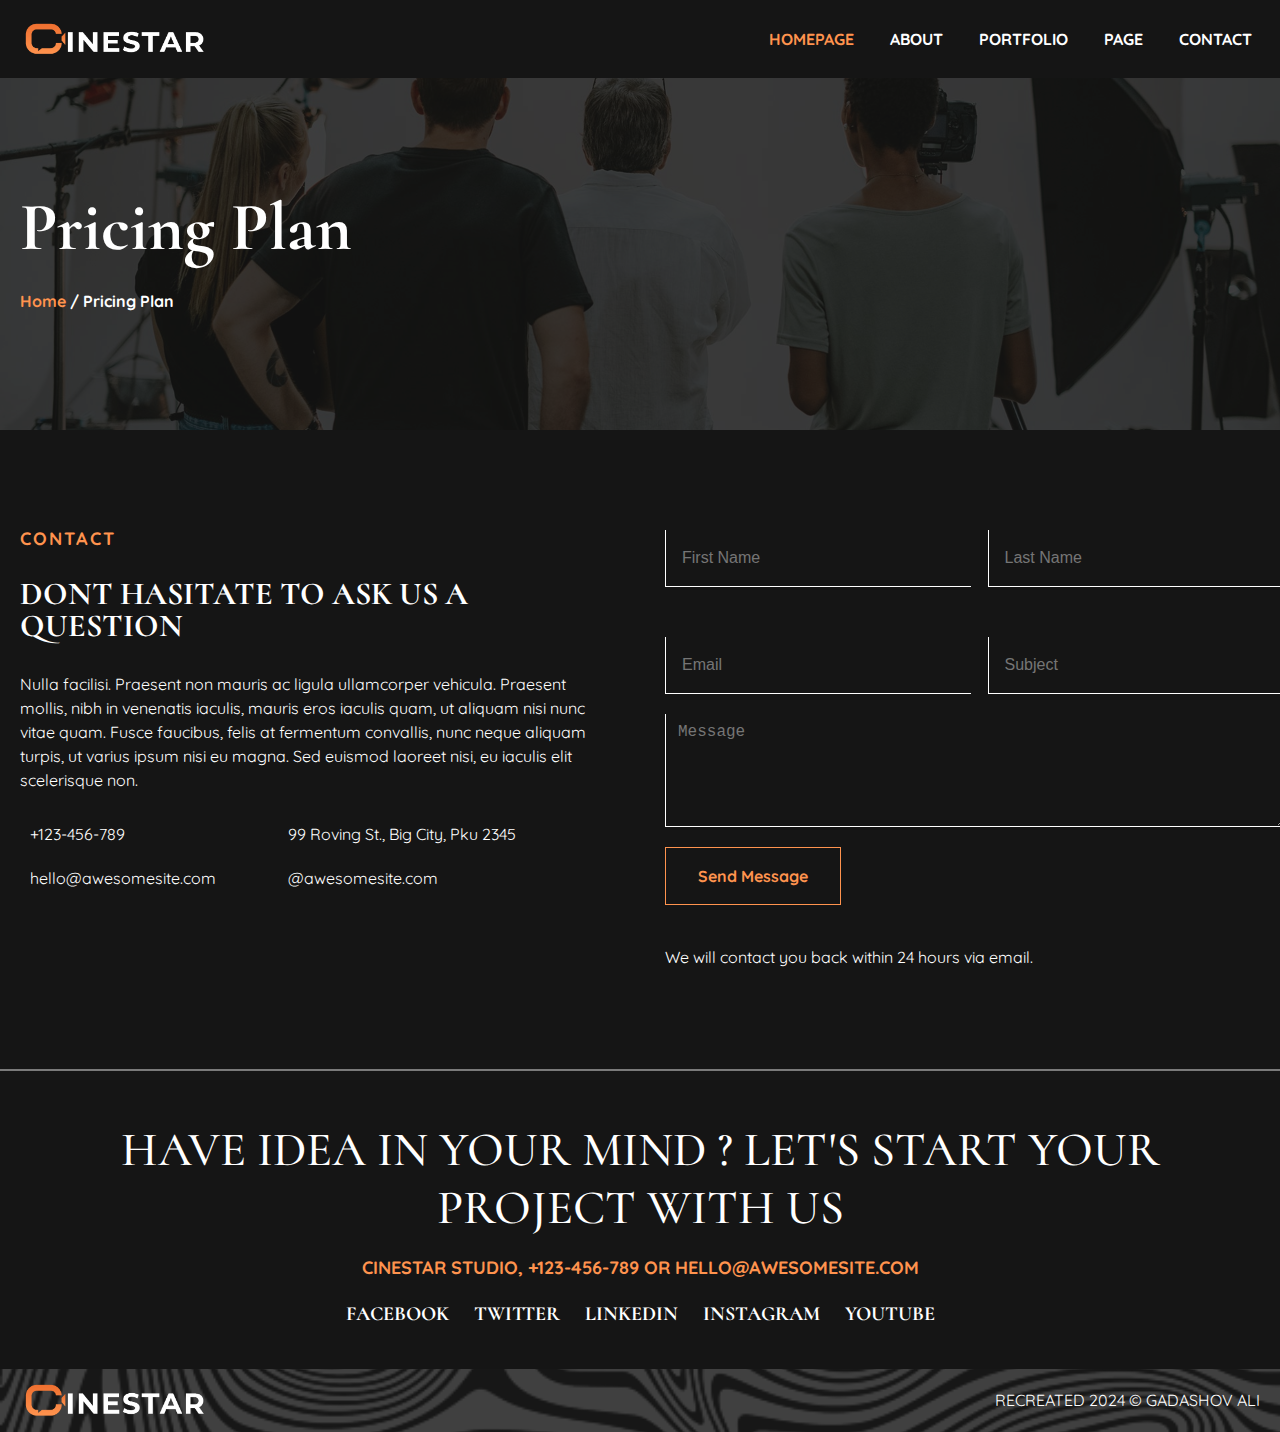
<file: contact.html>
<!DOCTYPE html>
<html lang="en">

<head>
    <meta charset="UTF-8">
    <meta name="viewport" content="width=device-width, initial-scale=1.0">
    <title>Cinestar</title>

    <!-- CDN -->

    <!-- Font awesome -->
    <link rel="stylesheet" href="https://cdnjs.cloudflare.com/ajax/libs/font-awesome/6.5.2/css/all.min.css"
        integrity="sha512-SnH5WK+bZxgPHs44uWIX+LLJAJ9/2PkPKZ5QiAj6Ta86w+fsb2TkcmfRyVX3pBnMFcV7oQPJkl9QevSCWr3W6A=="
        crossorigin="anonymous" referrerpolicy="no-referrer" />

    <!-- CDN -->


    <!-- CSS -->

    <link rel="stylesheet" href="src/css/reset.css">
    <link rel="stylesheet" href="src/css/font.css">
    <link rel="stylesheet" href="src/css/style.css">
    <link rel="stylesheet" href="src/css/header.css">
    <link rel="stylesheet" href="src/css/contact.css">
    <link rel="stylesheet" href="src/css/footer.css">
    <link rel="stylesheet" href="src/css/responsive.css">

    <!-- CSS -->

</head>

<body>

    <header>
        <div class="body-container">
            <div class="header">
                <img src="src/img/logo.png" alt="logo">
                <nav>
                    <ul>
                        <li>
                            <a href="index.html" target="_blank">Homepage</a>
                        </li>
                        <li>
                            <a href="about.html" target="_blank">about</a>
                        </li>
                        <li>
                            <a href="#">portfolio</a>
                        </li>
                        <li>
                            <a href="#">page</a>
                        </li>
                        <li>
                            <a href="#">contact</a>
                        </li>
                    </ul>
                </nav>
            </div>
        </div>
    </header>

    <main>

        <!-- Support Hero -->

        <section>
            <div class="support-hero">
                <div class="body-container">
                    <div>
                        <h2>
                            Pricing Plan
                        </h2>
                        <p>
                            <a href="index.html" target="_blank">Home</a> / Pricing Plan
                        </p>
                    </div>
                </div>
                <div class="black-bg"></div>
            </div>
        </section>

        <!-- Support Hero -->

        <!-- Contact -->

        <section>
            <div class="contact">
                <div class="body-container">
                    <div>
                        <div>
                            <h3>CONTACT</h3>
                            <h2>DONT HASITATE TO ASK US A QUESTION</h2>
                            <p>Nulla facilisi. Praesent non mauris ac ligula ullamcorper vehicula. Praesent mollis, nibh
                                in venenatis iaculis, mauris eros iaculis quam, ut aliquam nisi nunc vitae quam. Fusce
                                faucibus, felis at fermentum convallis, nunc neque aliquam turpis, ut varius ipsum nisi
                                eu magna. Sed euismod laoreet nisi, eu iaculis elit scelerisque non.
                            </p>
                            <div>
                                <div>
                                    <i class="fa-solid fa-phone accent-color"></i>
                                    <p>
                                        +123-456-789
                                    </p>
                                </div>
                                <div>
                                    <i class="fa-solid fa-location-dot accent-color"></i>
                                    <p>
                                        99 Roving St., Big City, Pku 2345
                                    </p>
                                </div>
                                <div>
                                    <i class="fa-solid fa-envelope accent-color"></i>
                                    <p>
                                        hello@awesomesite.com
                                    </p>
                                </div>
                                <div>
                                    <i class="fa-solid fa-user accent-color"></i>
                                    <p>
                                        @awesomesite.com
                                    </p>
                                </div>
                            </div>
                        </div>
                        <div>
                            <div>
                                <input type="text" placeholder="First Name">
                                <input type="text" placeholder="Last Name">
                                <input type="email" placeholder="Email">
                                <input type="text" placeholder="Subject">
                            </div>
                            <textarea name="Message" placeholder="Message"></textarea>
                            <button>Send Message</button>
                            <p>
                                We will contact you back within 24 hours via email.
                            </p>
                        </div>
                    </div>
                </div>
                <div class="black-bg"></div>
            </div>
        </section>

        <!-- Contact -->


    </main>

    <footer>
        <div class="footer-top">
            <div class="body-container">
                <div>
                    <h2>
                        HAVE IDEA IN YOUR MIND ? LET'S START YOUR PROJECT WITH US
                    </h2>
                    <p>
                        CINESTAR STUDIO, +123-456-789 OR HELLO@AWESOMESITE.COM
                    </p>
                    <nav>
                        <ul>
                            <li>
                                <a href="#">Facebook</a>
                            </li>
                            <li>
                                <a href="#">twitter</a>
                            </li>
                            <li>
                                <a href="#">linkedin</a>
                            </li>
                            <li>
                                <a href="#">instagram</a>
                            </li>
                            <li>
                                <a href="#">youtube</a>
                            </li>
                        </ul>
                    </nav>
                </div>
            </div>
        </div>
        <div class="footer-bottom">
            <div class="body-container">
                <div>
                    <img src="src/img/logo.png" alt="logo">
                    <p>
                        REcreated 2024 © Gadashov Ali
                    </p>
                </div>
            </div>
            <div class="black-bg"></div>
        </div>
    </footer>

</body>

</html>
</file>
<file: src/css/font.css>
@import url('https://fonts.googleapis.com/css2?family=Quicksand:wght@300..700&display=swap');
@import url('https://fonts.googleapis.com/css2?family=Cormorant:ital,wght@0,300..700;1,300..700&display=swap');

.quicksand {
    font-family: "Quicksand", sans-serif;
}

.cormorant{
    font-family: "Cormorant", serif;
}
</file>
<file: src/css/style.css>
:root{
    --black: #000;
    --white: #fff;
    --main-bg: #151515;
    --main-light-bg: #212121;
    --golden-orange: #FF934E;
    --golden: #ffc107;
    --quote-gray:#7a7a7a;
    --card-gray: #212121;
}

.body-container{
    max-width: 1400px;
    margin: 0 auto;
    padding: 0 20px;
}
</file>
<file: src/css/header.css>
header{
    position: fixed;
    top: 0;
    width: 100%;
    padding: 8px 0;
    background-color: var(--main-bg);
    z-index: 10;
    .body-container{
        .header{
            display: flex;
            align-items: center;
            justify-content: space-between;
            img{
                width: 190px;
            }
            nav{
                ul{
                    display: flex;
                    gap: 20px;
                    align-items: center;
                    justify-content: center;
                    li{
                        display: flex;
                        align-items: center;
                        justify-content: center;
                        a{
                            font-size: 16px;
                            line-height: 24px;
                            font-weight: 700;
                            text-transform: uppercase;
                            padding: 19px 8px;
                            color: var(--white);
                            transition: 0.2s ease-in-out;
                            font-family: "Quicksand", sans-serif;
                        }
                        &:hover{
                            a{
                                color: var(--golden-orange);
                            }
                        }
                        &:first-child{
                            a{
                                color: var(--golden-orange);
                            }
                        }                        
                    }
                }
            }
            >i{
                display: none;
                color: var(--golden-orange);
            }
        }
    }
}
</file>
<file: src/css/homepage.css>
main{
    margin-top: -110px;
    .hero{
        width: 100%;
        background-image: url(../img/image-1920x900-1.jpg);
        background-position: center;
        background-size: contain;
        position: relative;
        background-repeat: no-repeat;
        section{
            z-index: 2;
            .body-container{
                .main-hero-content{
                    display: flex;
                    flex-wrap: wrap;
                    flex-direction: column;
                    justify-content: center;
                    align-items: center;
                    >div:nth-child(1){
                        max-width: 50%;
                        display: flex;
                        text-align: center;
                        align-items: center;
                        flex-direction: column;
                        justify-content: center;
                        >div{
                            text-align: center;
                        padding-top: 470px;
                        flex-direction: column;
                            justify-content: center;
                            align-items: center;
                            h4{
                                z-index: 2;
                                font-size: 28px; 
                                font-weight: 700;
                                letter-spacing: 2px;
                                line-height: 35px;
                                color: var(--white);
                                font-family: "Quicksand", sans-serif;
                            }
                            h1{
                                z-index: 2;
                                font-family: "Cormorant", serif;
                                font-size: 100px;
                                font-weight: 700;
                                line-height: 100px;
                                color: var(--white);
                                span{ 
                                    color: var(--golden-orange);
                                }
                            }
                            p{
                                font-size: 16px;
                                z-index: 2;
                                line-height: 24px;
                                color: var(--white);
                            }
                        }
                    }
                    >div:nth-child(2){
                        padding-top: 300px;
                        padding-bottom: 100px;
                        display: grid;
                        align-items: center;
                        grid-template-columns: 1fr 1fr 1fr 1.2fr;
                        grid-gap:50px;
                        img{
                            max-width: 100%;
                            z-index: 2;
                        }
                        >div{
                            padding: 30px;
                            z-index: 2;
                            width: 100%;
                            background-color: var(--golden-orange);
                            display: flex;
                            flex-wrap: wrap;
                            flex-direction: column;
                            gap: 10px;
                            h5{
                                font-family: "Cormorant", serif;
                                font-size: 18px;
                                font-weight: 700;
                                line-height: 22px;
                                color: var(--white);
                            }
                            p{
                                font-size: 16px;
                                line-height: 24px;
                                color: var(--white);
                            }
                        }
                    }
                }
            }
        }
        .black-bg{
            z-index: 1;
            position: absolute;
            top: 0;
            width: 100%;
            height: 100%;
            background: linear-gradient(0deg, rgba(21,21,21,1) 0%, rgba(21,21,21,1) 20%, rgba(215,215,215,0) 75%, rgba(255,255,255,0.08307072829131656) 100%);
        }
    }
    section{
        .have-idea{
            background-color: var(--main-bg);
            .body-container{
                >div{
                    width: 100%;
                    padding: 150px 0;
                    display: flex;
                    flex-wrap: wrap;
                    flex-direction: column;
                    gap:50px;
                    >div:nth-child(1){
                        width: 100%;
                        display: flex;
                        align-items: center;
                        gap: 20px;
                        >div{
                            width: 50%;
                            h4{
                                font-size: 18px;
                                font-weight: 700;
                                letter-spacing: 2px;
                                line-height: 18px;
                                font-family: "Quicksand", sans-serif;
                                color: var(--golden-orange);
                            }
                            h3{
                                font-family: "Cormorant", serif;
                                line-height: 48px;
                                font-weight: 700;
                                font-size: 48px;
                                color: var(--white);
                            }
                        }
                        p{
                            width: 50%;
                            font-size: 16px;
                            line-height: 24px;
                            color: var(--white);
                        }

                    }
                    >div:nth-child(2){
                        width: 100%;
                        display: flex;
                        align-items: start;
                        gap: 50px;
                        img{
                            width: 60%;
                        }
                        >div{
                            width: 40%;
                            display: flex;
                            flex-wrap: wrap;
                            flex-direction: column;
                            gap: 10px;
                            h5{
                                font-size: 18px;
                                font-weight: 500;
                                line-height: 22px;
                                color: var(--white);
                                font-family: "Cormorant", serif;
                            }
                            >p{
                                font-size: 16px;
                                line-height: 24px;
                                color: var(--white);
                            }
                            >div{
                                padding-top: 20px;
                                display: flex;
                                flex-wrap: wrap;
                                align-items: center;
                                gap: 50px;
                                justify-content: center;
                                >div{
                                    display: flex;
                                    flex-wrap: wrap;
                                    flex-direction: column;
                                    text-align: center;
                                    span{
                                        font-size: 48px;
                                        font-weight: 700;
                                        line-height: 58px;
                                        color: var(--golden-orange);
                                        font-family: "Quicksand", sans-serif;
                                    }
                                    >p{
                                        font-size: 16px;
                                        line-height: 24px;
                                        color: var(--white);
                                        font-family: "Quicksand", sans-serif;
                                    }
                                }
                            }
                        }
                    }
                }
            }
        }
        .portfolio{
            background-color: var(--main-light-bg);
            padding: 100px 0;
            .body-container{
                >div{
                    >div:nth-child(1){
                        width: 50%;
                        h4{
                            font-size: 18px;
                            font-weight: 700;
                            letter-spacing: 2px;
                            line-height: 18px;
                            font-family: "Quicksand", sans-serif;
                            color: var(--golden-orange);
                        }
                        h3{
                            font-family: "Cormorant", serif;
                            line-height: 48px;
                            font-weight: 700;
                            font-size: 48px;
                            color: var(--white);
                        }
                    }
                    >div:nth-child(2){
                        padding: 100px 0;
                        width: 100%;
                        display: flex;
                        flex-wrap: wrap;
                        align-items: center;
                        img{
                            width: 33%;
                            &:hover{
                                cursor: grab;
                            }
                        }
                        img:nth-child(1),
                        img:nth-child(3){
                            filter: brightness(50%);
                            z-index: 1;
                        }
                        img:nth-child(2){
                            z-index: 2;
                            transform: scale(1.4);
                        }
                    }
                    >div:nth-child(3){
                        width: 100%;
                        display: flex;
                        align-items: start;
                        gap: 20px;
                        >p{
                            width: 50%;
                            font-size: 16px;
                            line-height: 24px;
                            color: var(--white);
                        }
                        >div{
                            width: 50%;
                            display: flex;
                            flex-wrap: wrap;
                            flex-direction: column;
                            gap: 30px;
                            >p{
                                font-size: 16px;
                                line-height: 24px;
                                color: var(--white);
                            }
                            >div{
                                display: flex;
                                flex-wrap: wrap;
                                align-items: center;
                                gap: 50px;
                                button{
                                    font-size: 16px;
                                    font-weight: 700;
                                    line-height: 24px;
                                    font-family: "Quicksand", sans-serif;
                                    text-transform: uppercase;
                                    background-color: transparent;
                                    padding: 10px 20px;
                                    outline: none;
                                    transition: 0.3s ease-in-out;
                                }
                                button:nth-child(1){
                                    border: 1.5px solid var(--golden-orange);
                                    color: var(--golden-orange);
                                    &:hover{
                                        border-color: var(--white);
                                        color: var(--white);
                                        transform: translateY(-10px);
                                    }
                                }

                                button:nth-child(2){
                                    border: none;
                                    color: var(--white);
                                    gap: 10px;
                                    i{
                                        color: var(--white);
                                        margin-left: 10px;
                                    }
                                    &:hover{
                                        transform: translateY(-10px);
                                    }
                                }
                            }
                        }
                    }
                }
            }
        }
        .service{
            position: relative;
            background: url(../img/liquifer.png);
            background-position: center;
            background-color: var(--main-light-bg);
            background-repeat: no-repeat;
            background-size:100%;
            padding: 100px 0;
            .body-container{
                >div{

                    width: 100%;
                    display: flex;
                    flex-direction: column;
                    align-items: center;
                    justify-content: center;
                    text-align: center;
                    gap: 50px;
                    >div:nth-child(1){
                        width: 100%;
                        display: flex;
                        flex-direction: column;
                        align-items: center;
                        justify-content: center;
                        text-align: center;
                        h3{
                            z-index: 2;
                            font-family: "Quicksand", sans-serif;
                            font-size: 18px;
                            font-weight: 700;
                            letter-spacing: 2px;
                            line-height: 18px;
                            color: var(--golden-orange);
                        }
                        h2{
                            font-family: "Cormorant", serif;
                            z-index: 2;
                            font-weight: 700;
                            font-size: 48px;
                            line-height: 48px;
                            color: var(--white);
                        }
                    }
                    >div:nth-child(2){
                        display: grid;
                        grid-template-columns: 1fr 1fr 1fr 1fr;
                        grid-gap: 20px;
                        >div{
                            z-index: 2;
                            width: 100%;
                            display: flex;
                            align-items: center;
                            gap: 10px;
                            svg{
                                width: 40%;
                                color: var(--golden-orange);
                            }
                            >div{
                                display: flex;
                                flex-direction: column;
                                text-align: start;
                                gap: 15px;
                                h6{
                                    font-size: 18px;
                                    font-weight: 700;
                                    line-height: 22px;
                                    color: var(--white)
                                }
                                p{
                                    font-size: 16px;
                                    line-height: 24px;
                                    color: var(--white);
                                }
                            }
                        }
                    }
                }
            }
            .black-bg{
                z-index: 1;
                position: absolute;
                top: 0;
                width: 100%;
                height: 100%;
                background-color: #151515d0;
            }
        }
        .story{
            background-color: var(--main-bg);
            padding: 100px 0;
            .body-container{
                >div{
                    width: 100%;
                    display: flex;
                    align-items: start;
                    gap: 20px;
                    img{
                        width: 55%;
                    }
                    >div{
                        width: 45%;
                        display: flex;
                        flex-direction: column;
                        gap: 20px;
                        h3{
                            text-transform: uppercase;
                            font-size: 18px;
                            line-height: 18px;
                            letter-spacing: 2px;
                            font-weight: 700;
                            color: var(--golden-orange);
                            font-family: "Quicksand", sans-serif;
                        }
                        h2{
                            font-size: 48px;
                            font-weight: 700;
                            line-height: 48px;
                            color: var(--white);
                            font-family: "Cormorant", serif;
                        }
                        >p{
                            font-size: 16px;
                            line-height: 24px;
                            color: var(--white);
                        }
                        >div{
                            display: flex;
                            flex-direction: column;
                            gap: 5px;
                            >p:nth-child(1){
                                font-family: "Cormorant", serif;
                                font-size: 18px;
                                font-weight: 500;
                                line-height: 22px;
                                color: var(--golden-orange);
                            }
                            >p:nth-child(2){
                                font-size: 16px;
                                line-height: 24px;
                                color: var(--white);
                            }
                        }                    
                    }
                }
            }
        }
        .testimonial{
            background-color: var(--main-bg);
            padding: 100px 0;
            .body-container{
                >div{
                    display: flex;
                    align-items: center;
                    justify-content: center;
                    flex-direction: column;
                    gap: 20px;
                    >div:nth-child(1){
                    text-align: center;

                        h3{
                            font-size: 18px;
                            font-weight: 700;
                            letter-spacing: 2px;
                            line-height: 18px;
                            font-family: "Quicksand", sans-serif;
                            color: var(--golden-orange);
                        }
                        h2{
                            font-size: 48px;
                            font-weight: 700;
                            line-height: 48px;
                            font-family: "Cormorant", serif;
                            color: var(--white);
                        }
                        p{
                            font-size: 16px;
                            line-height: 24px;
                            color: var(--white);
                        }
                    }
                    >div:nth-child(2){
                        display: grid;
                        grid-template-columns: 1fr 1fr 1fr;
                        grid-gap: 40px;
                        .testimonial-card{
                            padding: 20px;
                            display: flex;
                            flex-direction: column;
                            align-items: start;
                            text-align: start;
                            gap: 15px;
                            width: 100%;
                            background-color: var(--card-gray);
                            .stars{
                                display: flex;
                                align-items: center;
                                justify-content: start;
                                gap: 10px;
                                .star{
                                    font-size: 14px;
                                    line-height: 21px;
                                }
                                .checked {
                                    color: var(--golden);
                                  }
                            }
                            >p{
                                font-size: 16px;
                                line-height: 24px;
                                color:  var(--white);
                            }
                            >div:last-child{
                                width: 100%;
                                padding: 20px 0;
                                display: flex;
                                align-items: center;
                                justify-content: space-between;
                                >div{
                                    width: 50%;
                                    display: flex;
                                    flex-direction: column;
                                    align-items: start;
                                    >span{
                                        font-size: 14px;
                                        text-transform: uppercase;
                                        font-weight: 700;
                                        line-height: 18px;
                                        color: var(--golden-orange);
                                        font-family: "Quicksand", sans-serif;
                                    }
                                    >p{
                                        font-size: 16px;
                                        line-height: 24px;
                                        color: var(--white);
                                    }
                                }
                                >i{
                                    font-size: 40px;
                                    font-weight: 900;
                                    line-height: 40px;
                                    color: var(--quote-gray);
                                }
                            }
                        }
                    }
                }
            }
        }
        .contact{
            position: relative;
            background: url(../img/image-1920x900-7.jpg);
            background-position: center;
            background-repeat: no-repeat;
            background-size: 100%;
            padding: 100px 0;
            .body-container{
                >div{
                    display: flex;
                    justify-content: space-between;
                    gap: 50px;
                    >div:nth-child(1){
                        width: 50%;
                        display: flex;
                        flex-direction: column;
                        align-items: start;
                        gap: 20px;
                        z-index: 2;
                        >div{
                            width: 100%;
                            display: grid;
                            grid-template-columns: 1fr 1fr;        
                            grid-gap: 50px;
                            input{
                                background-color: transparent;
                                outline: none;
                                width: 100%;
                                border-left: 1px solid var(--white) ;
                                border-bottom: 1px solid var(--white) ;
                                border-right: none;
                                border-top: none;
                                font-size: 16px;
                                line-height: 24px;
                                color: var(--white);
                                padding: 16px;
                            }    
                        }
                        textarea{
                            width: 100%;
                            min-height: 100px;
                            border-left: 1px solid var(--white) ;
                            border-bottom: 1px solid var(--white) ;
                            background-color: transparent;
                            border-right: none;
                            border-top: none;
                            font-size: 16px;
                            line-height: 24px;
                            color: var(--white);
                            padding: 6px 12px;
                        }
                        button{
                            background-color: transparent;
                            font-size: 16px;
                            font-weight: 700;
                            line-height: 24px;
                            padding: 16px 32px;
                            border: 1px solid var(--golden-orange);
                            color: var(--golden-orange);
                            font-family: "Quicksand", sans-serif;
                            transition: 0.3s ease-in-out;
                            &:hover{
                                color: var(--white);
                                border-color: var(--white);
                            }
                        }
                        p{
                            padding-top: 20px;
                            font-size: 16px;
                            line-height: 24px;
                            font-weight: 700px;
                            font-family: "Quicksand", sans-serif;
                            color: var(--white);
                        }
                    }
                    >div:nth-child(2){
                        width: 50%;
                        display: flex;
                        flex-direction: column;
                        align-items: start;
                        gap: 30px;
                        z-index: 2;
                        h3{
                            font-size: 18px;
                            font-weight: 700;
                            line-height: 18px;
                            letter-spacing: 2px;
                            font-family: "Quicksand", sans-serif;
                            color: var(--golden-orange);
                        }
                        h2{
                            font-size: 48px;
                            font-weight: 700;
                            line-height: 48px;
                            color: var(--white);
                            font-family: "Cormorant", serif;
                        }
                        p{
                            font-size: 16px;
                            line-height: 24px;
                            color: var(--white);
                        }

                        >div{
                            display: grid;
                            grid-template-columns: 1fr 1fr;
                            grid-gap: 20px;
                            >div{
                                display: flex;
                                align-items: center;
                                gap: 10px;
                                i{
                                    font-size: 16px;
                                    font-weight: 900;
                                    line-height: 16px;
                                    color: var(--golden-orange);
                                }
                                p{
                                    font-size: 16px;
                                    line-height: 24px;
                                    color: var(--white);
                                }
                            }
                        }
                    }
                }
            }
            .black-bg{
                z-index: 1;
                position: absolute;
                top: 0;
                width: 100%;
                height: 100%;
                background: linear-gradient(90deg, #151515 0%, #151515ea 20%, #15151580 50%, #151515ea 80%, #151515 100%);
            }
        }
        .blog{
            background-color: var(--main-light-bg);
            .body-container{
                >div{
                    display: flex;
                    flex-wrap: wrap;
                    flex-direction: column;
                    gap: 20px;
                    padding: 100px 0;
                    >div:nth-child(1){
                        display: flex;
                        flex-wrap: wrap;
                        align-items: center;
                        justify-content: space-between;
                        width: 100%;
                        >div{
                            width: 40%;
                            display: flex;
                            flex-wrap: wrap;
                            flex-direction: column;
                            align-items: start;
                            gap: 10px;
                            h3{
                                font-size: 18px;
                                font-weight: 700;
                                line-height: 18px;
                                letter-spacing: 2px;
                                text-transform: uppercase;
                                font-family: "Quicksand", sans-serif;
                                color: var(--golden-orange);
                            }
                            h2{
                                font-size: 48px;
                                line-height: 48px;
                                font-weight: 700;
                                font-family: "Cormorant", serif;
                                color: var(--white);
                            }
                        }
                        >p{
                            width: 50%;
                            font-size: 16px;
                            line-height: 24px;
                            color: var(--white);
                        }
                    }
                    >div:nth-child(2){
                        display: grid;
                        grid-template-columns: 1fr 1fr 1fr;
                        grid-gap: 20px;
                        >div{
                            display: flex;
                            flex-direction: column;
                            align-items: start;
                            width: 100%;
                            padding: 3px;
                            flex-wrap: wrap;
                            border: 1px solid var(--quote-gray);
                            >div:nth-child(1){
                                width: 100%;
                                img{
                                    width: 100%;
                                }
                            }
                            >div:nth-child(2){
                                display: flex;
                                flex-wrap: wrap;
                                flex-direction: column;
                                align-items: start;
                                padding: 10px;
                                gap: 10px;
                                h4{
                                    font-size: 18px;
                                    font-weight: 500;
                                    line-height: 22px;
                                    font-family: "Quicksand", sans-serif;
                                    color: var(--golden-orange);
                                    text-transform: uppercase;
                                    transition: 0.3s ease-in-out;
                                    &:hover{
                                        color: var(--white);
                                        cursor: pointer;
                                    }
                                }
                                >p{
                                    font-size: 16px;
                                    line-height: 24px;
                                    color: var(--white);
                                }
                            }
                        }
                    }
                }
            }
        }
    }
}
</file>
<file: src/css/footer.css>
footer{
    .footer-top{
        border-top: 2px solid var(--quote-gray);
        background-color: var(--main-bg);
        .body-container{
            >div{
                width: 100%;
                display: flex;
                flex-wrap: wrap;
                flex-direction: column;
                text-align: center;
                align-items: center;
                justify-content: center;
                gap: 20px;
                padding: 40px 0;
                h2{
                    padding-top: 10px;
                    font-size: 48px;
                    font-weight: 500;
                    line-height: 58px;
                    font-family: "Cormorant", serif;
                    color: var(--white);
                    text-transform: uppercase;
                }
                p{
                    text-transform: uppercase;
                    font-size: 18px;
                    font-weight: 700;
                    line-height: 22px;
                    font-family: "Quicksand", sans-serif;
                    color: var(--golden-orange);
                }
                nav{
                    ul{
                        display: flex;
                        align-items: center;
                        flex-wrap: wrap;
                        gap: 25px;
                        li{
                            a{
                                width: 100%;
                                position: relative;
                                font-size: 20px;
                                font-weight: 700;
                                line-height: 30px;
                                color: var(--white);
                                font-family: "Cormorant", serif;
                                text-transform: uppercase;
                                &::before{
                                    position: absolute;
                                    bottom: -10px;
                                    right: 25%;
                                    content: "";
                                    height: 2px;
                                    width: 50%;
                                    background-color: var(--golden-orange);
                                    transition: 0.3s ease-in-out;
                                    opacity: 0;
                                }
                                &:hover{
                                    &::before{
                                        opacity: 1;
                                    }
                                }
                            }   
                        }
                    }
                }
            }
        }
    }
    .footer-bottom{
        position: relative;
        background: url(../img/liquifer.png);
        background-position: center;
        background-color: var(--main-light-bg);
        background-repeat: no-repeat;
        background-size:100%;
        padding: 10px 0;
        >.body-container{
            >div{
                width: 100%;
                display: flex;
                flex-wrap: wrap;
                align-items: center;
                justify-content: space-between;
                >img{
                    z-index: 2;
                    width: 190px;
                    height: 100%;
                }
                >p{
                    z-index: 2;
                    text-transform: uppercase;
                    font-size: 16px;
                    line-height: 24px;
                    color: var(--white);
                }
            }
        }
        .black-bg{
            z-index: 1;
            position: absolute;
            top: 0;
            width: 100%;
            height: 100%;
            background-color: #151515d0;
        }
    }
}
</file>
<file: src/css/responsive.css>
/* Header */

@media (max-width: 900px){

}

@media (max-width: 991px){

    header{
        .body-container{
            .header{
                nav{
                    display: none
                }
                >i{
                    display: block;
                    padding-right: 20px;
                }
            }
        }
    }

}

/* Header */

/* Homepage */

@media (max-width: 425px){
}
@media (max-width: 1023px) {

    .testimonial{
        .body-container{
            >div{
                >div:nth-child(2){
                    grid-template-columns: 1fr 1fr !important;
                }
            }
        }
    }

}
@media (max-width: 991px){

    .hero{
        section{
            .body-container{
                .main-hero-content{
                    padding-top: 80px !important;
                    >div:nth-child(1){
                    padding-top: 50px !important;
                    h4{
                            font-size: 16px !important;
                            line-height: 24px !important;
                        }
                        h1{
                            font-size: 50px !important;
                            line-height: 50px !important;
                        }
                        p{
                            font-size: 12px !important ;
                        }
                    }
                    >div:nth-child(2){
                        padding-top: 100px !important;
                        grid-template-columns: 1fr 1fr !important;
                    }
                }
            }
        }
    }
    section{
        .have-idea{
            .body-container{
                >div{
                    >div:nth-child(1){
                        flex-direction: column !important;
                        >div{
                            width: 100% !important;
                        }
                        p{
                            width: 100% !important;
                        }
                    }
                    >div:nth-child(2){
                        width: 100% !important;
                        flex-direction: column !important;
                        img{
                            width: 100% !important;
                        }
                        >div{
                            width: 100% !important;
                            >div{
                                flex-direction: column !important;
                            }
                        }
                    }
                }
            }
        }
        .portfolio{
            .body-container{
                >div{
                    >div:nth-child(3){
                        flex-direction: column !important;
                        >p{
                            width: 100% !important;
                        }
                        >div{
                            width: 100% !important;
                            >div{
                                flex-direction: column !important;
                                button{
                                    width: 100% !important;
                                }
                            }
                        }
                    }
                }
            }
        }
        .service{
            .body-container{
                >div{
                    >div:nth-child(2){
                        grid-template-columns: 1fr 1fr !important;
                    }
                }
            }
        }
        .story{
            .body-container{
                >div{
                    flex-direction: column !important;
                    >div{
                        width: 100% !important;
                    }
                    img{
                        width: 100% !important;
                    }
                }
            }
        }
        .contact{
            .body-container{
                >div{
                    flex-direction: column-reverse !important;
                    >div:nth-child(1){
                        width: 100% !important;
                        >div{
                            grid-template-columns: 1fr !important;        
                        }
                    }
                    >div:nth-child(2){
                        width: 100% !important;
                        >div{
                            grid-template-columns: 1fr !important;
                        }
                    }
                }
            }
        }
        .blog{
            .body-container{
                >div{
                    >div:nth-child(1){
                        flex-direction: column !important;
                        >div{
                            width: 100% !important;
                        }
                        p{
                            width: 100% !important
                        }
                    }
                    >div:nth-child(2){
                        grid-template-columns: 1fr !important;
                    }
                }
            }
        }
    }
}
/* Homepage */

/* Aboute */

@media (max-width: 425px){
}
@media (max-width: 950px){

}

/* Aboute */

/* Contact */

@media (max-width: 425px){
}
@media (max-width: 950px) {

}

/* Contact */

/* Footer */

@media (max-width: 425px){
}
@media (max-width: 991px){
    footer{
        .footer-bottom{
            .body-container{
                >div{
                    flex-direction: column;
                }
            }
        }
    }
}

/* Footer */
</file>
<file: src/css/about.css>
.support-hero{
    position: relative;
    margin-top: 70px;
    height: 40vh;
    background: url(../img/image-1920x900-1.jpg);
    background-position: center;
    background-repeat: no-repeat;
    background-size:100%;
    .body-container{
        height: 100%;
        display: flex;
        align-items: center;
        >div{
            display: flex;
            flex-direction: column;
            justify-content: center;
            align-items: start;
            gap: 20px;
            h2{
                z-index: 2;
                font-size: 68px;
                font-weight: 700;
                line-height: 82px;
                font-family: "Cormorant", serif;
                color: var(--white);
            }
            p{
                font-size: 16px;
                font-weight: 700;
                line-height: 24px;
                font-family: "Quicksand", sans-serif;
                z-index: 2;
                color: var(--white);
                a{
                    font-size: 16px;
                    font-weight: 700;
                    line-height: 24px;
                    font-family: "Quicksand", sans-serif;
                    color: var(--golden-orange);
                }
            }
        }
    }
    .black-bg{
        z-index: 1;
        position: absolute;
        top: 0;
        width: 100%;
        height: 100%;
        background-color: #151515d0;
    }
}
.have-idea{
    background-color: var(--main-bg);
    .body-container{
        >div{
            width: 100%;
            padding: 150px 0;
            display: flex;
            flex-direction: column;
            gap:50px;
            >div:nth-child(1){
                width: 100%;
                display: flex;
                align-items: center;
                gap: 50px;
                >div{
                    width: 50%;
                    h4{
                        font-size: 18px;
                        font-weight: 700;
                        letter-spacing: 2px;
                        line-height: 18px;
                        font-family: "Quicksand", sans-serif;
                        color: var(--golden-orange);
                    }
                    h3{
                        font-family: "Cormorant", serif;
                        line-height: 48px;
                        font-weight: 700;
                        font-size: 48px;
                        color: var(--white);
                    }
                }
                p{
                    width: 50%;
                    font-size: 16px;
                    line-height: 24px;
                    color: var(--white);
                }

            }
            >div:nth-child(2){
                width: 100%;
                display: flex;
                align-items: start;
                gap: 50px;
                img{
                    width: 60%;
                }
                >div{
                    width: 40%;
                    display: flex;
                    flex-direction: column;
                    gap: 10px;
                    h5{
                        font-size: 18px;
                        font-weight: 500;
                        line-height: 22px;
                        color: var(--white);
                        font-family: "Cormorant", serif;
                    }
                    >p{
                        font-size: 16px;
                        line-height: 24px;
                        color: var(--white);
                    }
                    >div{
                        padding-top: 20px;
                        display: flex;
                        align-items: center;
                        gap: 50px;
                        justify-content: center;
                        >div{
                            display: flex;
                            flex-direction: column;
                            text-align: center;
                            span{
                                font-size: 48px;
                                font-weight: 700;
                                line-height: 58px;
                                color: var(--golden-orange);
                                font-family: "Quicksand", sans-serif;
                            }
                            >p{
                                font-size: 16px;
                                line-height: 24px;
                                color: var(--white);
                                font-family: "Quicksand", sans-serif;
                            }
                        }
                    }
                }
            }
        }
    }
}
.awards{
    padding: 20px 0;
    background-color: var(--card-gray);
    .body-container{
        >div{
            display: grid;
            grid-template-columns: 1fr 1fr 1fr 1fr;
            grid-gap:50px;
            img{
                width: 100%;
                z-index: 2;
            }
            >div{
                position: relative;
                width: 100%;
                >div{
                    width: 100%;
                    position: absolute;
                    z-index: 2;
                    background: url(../img/liquifer.png);
                    background-position: center;
                    background-color: var(--main-light-bg);
                    background-repeat: no-repeat;
                    background-size:100%;
                    transform: translateY(-50px);
                    >div{
                        width: 100%;
                        display: flex;
                        flex-direction: column;
                        gap: 10px;
                        padding: 40px 50px 60px 30px;
                        h5{
                            z-index: 2;
                            font-family: "Cormorant", serif;
                            font-size: 18px;
                            font-weight: 700;
                            line-height: 22px;
                            color: var(--white);
                        }
                        p{
                            z-index: 2;
                            font-size: 16px;
                            line-height: 24px;
                            color: var(--white);
                        }
                    }
                    .black-bg{
                        z-index: 1;
                        position: absolute;
                        top: 0;
                        width: 100%;
                        height: 100%;
                        background-color: #151515d0;
                    }
                }
            }
        }
    }
}
.story{
    background-color: var(--main-bg);
    padding: 100px 0;
    .body-container{
        >div{
            width: 100%;
            display: flex;
            align-items: start;
            gap: 20px;
            img{
                width: 55%;
            }
            >div{
                width: 45%;
                display: flex;
                flex-direction: column;
                gap: 20px;
                h3{
                    text-transform: uppercase;
                    font-size: 18px;
                    line-height: 18px;
                    letter-spacing: 2px;
                    font-weight: 700;
                    color: var(--golden-orange);
                    font-family: "Quicksand", sans-serif;
                }
                h2{
                    font-size: 48px;
                    font-weight: 700;
                    line-height: 48px;
                    color: var(--white);
                    font-family: "Cormorant", serif;
                }
                >p{
                    font-size: 16px;
                    line-height: 24px;
                    color: var(--white);
                }
                >div{
                    display: flex;
                    flex-direction: column;
                    gap: 5px;
                    >p:nth-child(1){
                        font-family: "Cormorant", serif;
                        font-size: 18px;
                        font-weight: 500;
                        line-height: 22px;
                        color: var(--golden-orange);
                    }
                    >p:nth-child(2){
                        font-size: 16px;
                        line-height: 24px;
                        color: var(--white);
                    }
                }                    
            }
        }
    }
}
.studio{
    background-color: var(--card-gray);
    padding: 100px 0;
    .body-container{
        >div{
            width: 100%;
            display: flex;
            flex-direction: column;
            align-items: start;
            gap: 20px;
            >div:nth-child(1){
                width: 100%;
                display: flex;
                justify-content: space-between;
                >div{
                    width: 50%;
                    display: flex;
                    flex-direction: column;
                    align-items: start;
                    gap: 10px;
                    h3{
                        text-transform: uppercase;
                        font-size: 18px;
                        line-height: 18px;
                        letter-spacing: 2px;
                        font-weight: 700;
                        color: var(--golden-orange);
                        font-family: "Quicksand", sans-serif;
                    }
                    h2{
                        font-size: 48px;
                        font-weight: 700;
                        line-height: 48px;
                        color: var(--white);
                        font-family: "Cormorant", serif;
                    }
                }
                >p{
                    width: 50%;
                    font-size: 16px;
                    line-height: 24px;
                    color: var(--white);
                }
            }
            >div:nth-child(2){
                display: flex;
                gap: 20px;
                >div{
                    display: flex;
                    flex-direction: column;
                    align-items: start;
                    gap: 10px;
                    p{
                        font-size: 16px;
                        line-height: 24px;
                        color: var(--white);
                    }
                    table{
                        margin: 10px 0;
                        width: 100%;
                        border: 1px solid var(--white);
                        tr{
                            width: 100%;
                            border: 2px solid var(--white);
                            th{
                                text-align: start;
                                padding: 10px;
                                width: 50%;
                                border: 2px solid var(--white);
                                font-size: 24px;
                                font-weight: 700;
                                line-height: 36px;
                                color: var(--white);
                                font-family: "Cormorant", serif;
                            }
                            td{
                                padding: 10px;
                                border: 2px solid var(--white);
                                font-size: 16px;
                                line-height: 24px;
                                color: var(--white);
                            }
                        }
                    }
                    button{
                        font-size: 16px;
                        font-weight: 700;
                        line-height: 24px;
                        border: 1px solid var(--golden-orange);
                        color: var(--golden-orange);
                        text-transform: uppercase;
                        padding: 8px 24px;
                        background-color: transparent;
                        font-family: "Quicksand", sans-serif;
                        transition: 0.3s ease-in-out;
                        &:hover{
                            color: var(--white);
                            border-color: var(--white);
                        }
                    }
                }
                img{
                    width: 50%;
                }
            }
        }
    }
}
</file>
<file: src/css/contact.css>
.support-hero{
    margin-top: 70px;
    position: relative;
    height: 40vh;
    background: url(../img/image-1920x900-1.jpg);
    background-position: center;
    background-repeat: no-repeat;
    background-size:100%;
    .body-container{
        height: 100%;
        display: flex;
        align-items: center;
        >div{
            display: flex;
            flex-direction: column;
            justify-content: center;
            align-items: start;
            gap: 20px;
            h2{
                z-index: 2;
                font-size: 68px;
                font-weight: 700;
                line-height: 82px;
                font-family: "Cormorant", serif;
                color: var(--white);
            }
            p{
                font-size: 16px;
                font-weight: 700;
                line-height: 24px;
                font-family: "Quicksand", sans-serif;
                z-index: 2;
                color: var(--white);
                a{
                    font-size: 16px;
                    font-weight: 700;
                    line-height: 24px;
                    font-family: "Quicksand", sans-serif;
                    color: var(--golden-orange);
                }
            }
        }
    }
    .black-bg{
        z-index: 1;
        position: absolute;
        top: 0;
        width: 100%;
        height: 100%;
    background-color: #151515d0;
    }
}
.contact{
    background-color: var(--main-bg);
    padding: 100px 0;
    .body-container{
        >div{
            display: flex;
            justify-content: space-between;
            gap: 50px;
            >div:nth-child(2){
                width: 50%;
                display: flex;
                flex-direction: column;
                align-items: start;
                gap: 20px;
                z-index: 2;
                >div{
                    width: 100%;
                    display: grid;
                    grid-template-columns: 1fr 1fr;        
                    grid-gap: 50px;
                    input{
                        background-color: transparent;
                        outline: none;
                        width: 100%;
                        border-left: 1px solid var(--white) ;
                        border-bottom: 1px solid var(--white) ;
                        border-right: none;
                        border-top: none;
                        font-size: 16px;
                        line-height: 24px;
                        color: var(--white);
                        padding: 16px;
                    }    
                }
                textarea{
                    width: 100%;
                    min-height: 100px;
                    border-left: 1px solid var(--white) ;
                    border-bottom: 1px solid var(--white) ;
                    background-color: transparent;
                    border-right: none;
                    border-top: none;
                    font-size: 16px;
                    line-height: 24px;
                    color: var(--white);
                    padding: 6px 12px;
                }
                button{
                    background-color: transparent;
                    font-size: 16px;
                    font-weight: 700;
                    line-height: 24px;
                    padding: 16px 32px;
                    border: 1px solid var(--golden-orange);
                    color: var(--golden-orange);
                    font-family: "Quicksand", sans-serif;
                    transition: 0.3s ease-in-out;
                    &:hover{
                        color: var(--white);
                        border-color: var(--white);
                    }
                }
                p{
                    padding-top: 20px;
                    font-size: 16px;
                    line-height: 24px;
                    font-weight: 700px;
                    font-family: "Quicksand", sans-serif;
                    color: var(--white);
                }
            }
            >div:nth-child(1){
                width: 50%;
                display: flex;
                flex-direction: column;
                align-items: start;
                gap: 30px;
                z-index: 2;
                h3{
                    font-size: 18px;
                    font-weight: 700;
                    line-height: 18px;
                    letter-spacing: 2px;
                    font-family: "Quicksand", sans-serif;
                    color: var(--golden-orange);
                }
                h2{
                    font-size: 32px;
                    font-weight: 700;
                    line-height: 32px;
                    color: var(--white);
                    font-family: "Cormorant", serif;
                }
                p{
                    font-size: 16px;
                    line-height: 24px;
                    color: var(--white);
                }

                >div{
                    display: grid;
                    grid-template-columns: 1fr 1fr;
                    grid-gap: 20px;
                    >div{
                        display: flex;
                        align-items: center;
                        gap: 10px;
                        i{
                            font-size: 16px;
                            font-weight: 900;
                            line-height: 16px;
                            color: var(--golden-orange);
                        }
                        p{
                            font-size: 16px;
                            line-height: 24px;
                            color: var(--white);
                        }
                    }
                }
            }
        }
    }
}
</file>
